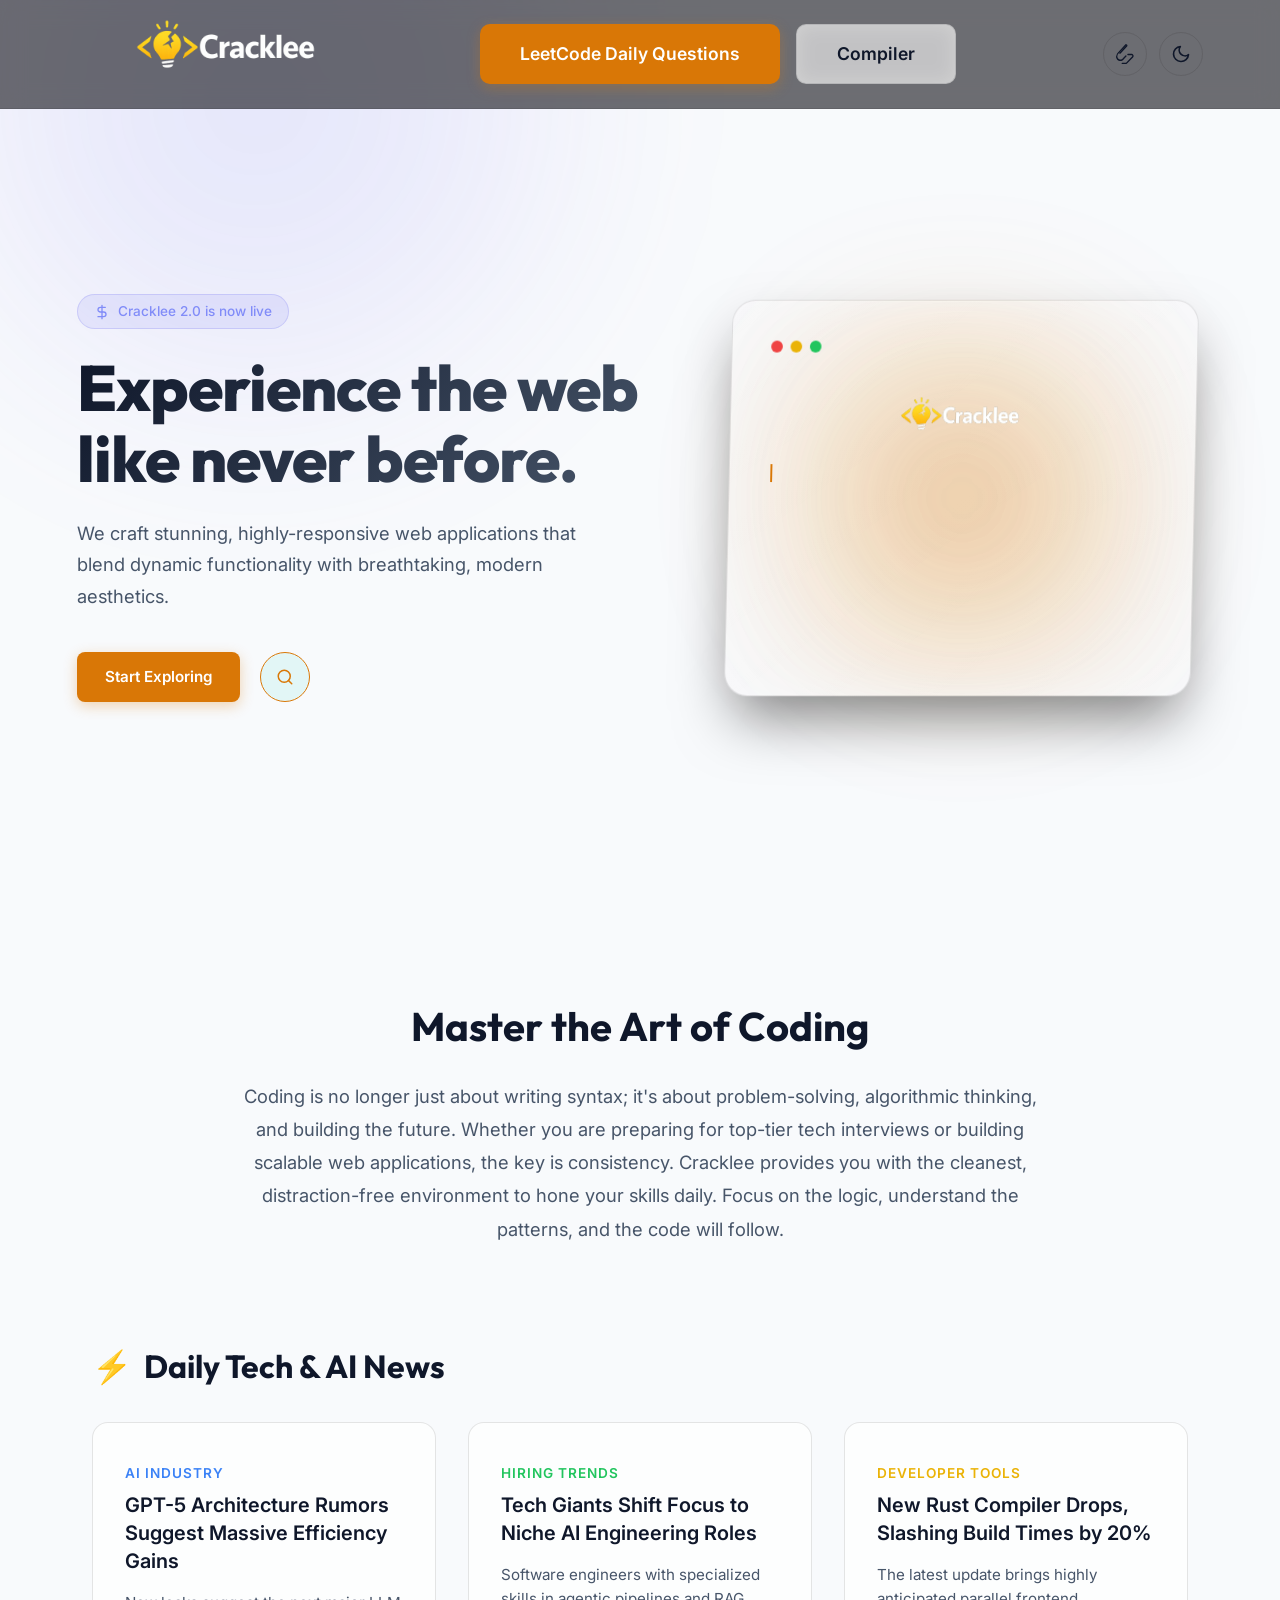
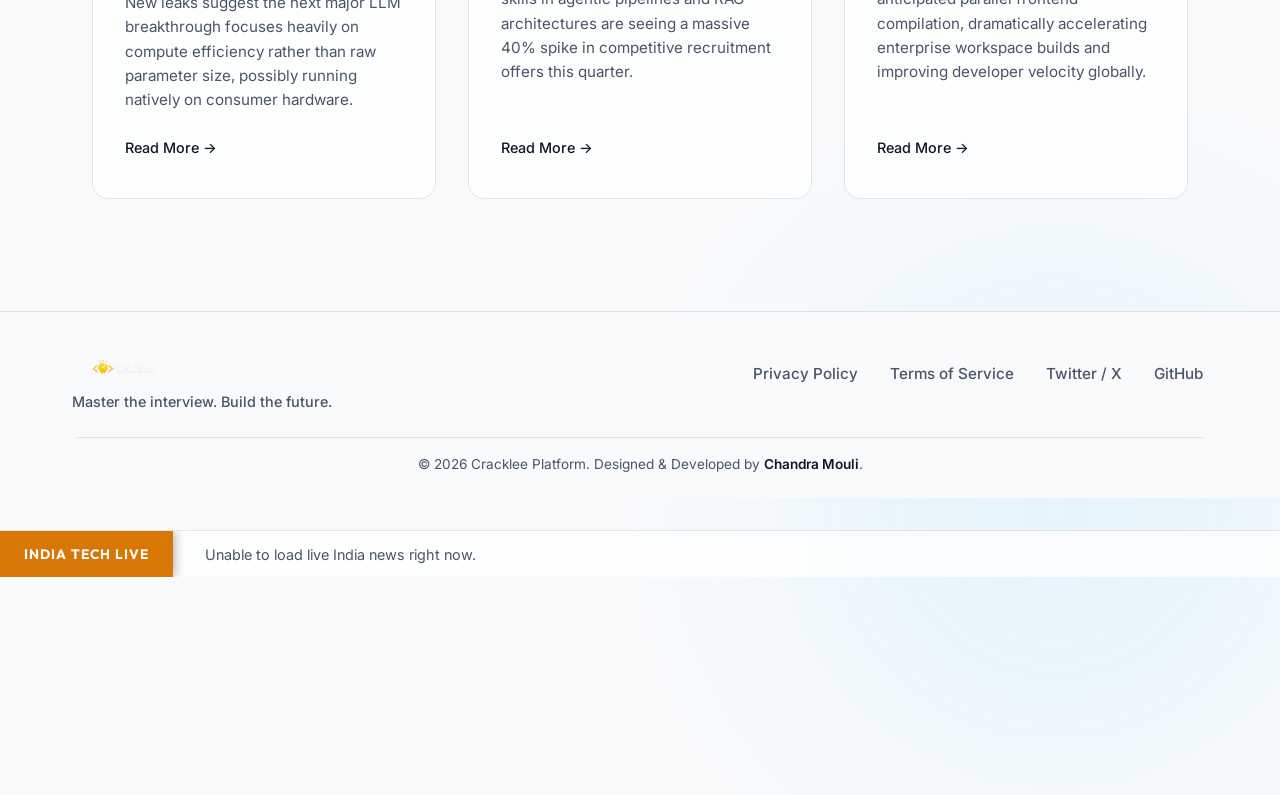
<file: index.html>
<!DOCTYPE html>
<html lang="en">

<head>
    <meta name="google-site-verification" content="google48a03d68be862b95.html" />
    <meta charset="UTF-8">
    <meta name="viewport" content="width=device-width, initial-scale=1.0">
    <meta name="description"
        content="Cracklee - A premium web experience template featuring dark mode, glassmorphism, and dynamic animations.">
    <title>Cracklee | Premium Web Experience</title>
    <link rel="icon" type="image/png" href="images/logo.png">

    <!-- Modern Typography: Inter for body, Outfit for headings -->
    <link rel="preconnect" href="https://fonts.googleapis.com">
    <link rel="preconnect" href="https://fonts.gstatic.com" crossorigin>
    <link
        href="https://fonts.googleapis.com/css2?family=Inter:wght@300;400;500;600;700&family=Outfit:wght@400;600;800&display=swap"
        rel="stylesheet">

    <!-- Main Style -->
    <link rel="stylesheet" href="style.css">
</head>

<body>
    <!-- Background Animated Elements -->
    <div class="blob blob-1"></div>
    <div class="blob blob-2"></div>

    <!-- Navigation -->
    <nav class="navbar">
        <div class="logo" style="margin: -60px 0; display: flex; align-items: center; justify-content: flex-start;">
            <a href="index.html" style="text-decoration: none; color: inherit; display: flex; align-items: center;">
                <img src="images/logo.png" alt="Cracklee Logo"
                    style="height: 170px; display: block; object-fit: contain; transform: scale(1.2); transform-origin: left center;">
            </a>
        </div>
        <div class="nav-center" style="display: flex; gap: 1rem;">
            <a href="questions.html" class="btn btn-primary btn-lg" style="text-decoration: none;">LeetCode Daily Questions</a>
            <a href="compiler.html" class="btn btn-secondary btn-lg" style="text-decoration: none;">Compiler</a>
        </div>
        <div class="nav-right" style="display: flex; gap: 0.75rem; align-items: center;">
            <a href="https://leetcode.com/" target="_blank" class="icon-toggle" aria-label="LeetCode"
                title="Go to LeetCode">
                <svg viewBox="0 0 24 24" width="20" height="20" xmlns="http://www.w3.org/2000/svg" fill="currentColor">
                    <path
                        d="M13.483 0a1.374 1.374 0 0 0-.961.438L7.116 6.226l-3.854 4.126a5.266 5.266 0 0 0-1.209 2.104 5.35 5.35 0 0 0-.125 5.13 5.527 5.527 0 0 0 2.462 2.372 5.093 5.093 0 0 0 4.144.155 5.23 5.23 0 0 0 2.274-2.01l.016-.023 2.87-3.076a.82.82 0 0 0-.019-1.127.818.818 0 0 0-1.124-.017l-2.872 3.078a3.784 3.784 0 0 1-1.638 1.458 3.518 3.518 0 0 1-2.91.012 3.978 3.978 0 0 1-1.78-1.745 3.868 3.868 0 0 1-.226-3.6 3.786 3.786 0 0 1 .863-1.492l3.854-4.126 5.408-5.789a.12.12 0 0 1 .158-.027.12.12 0 0 1 .059.088.118.118 0 0 1-.035.109l-8.086 8.618a.818.818 0 0 0-.016 1.13.82.82 0 0 0 1.13-.016l8.086-8.619a1.6 1.6 0 0 0 .285-1.722 1.637 1.637 0 0 0-1.428-.909z" />
                    <path
                        d="M21.055 12.002a2.38 2.38 0 0 0-1.206-.24h-4.32a.818.818 0 0 0-.82.818.82.82 0 0 0 .82.819h4.32a.89.89 0 0 1 .494.13.91.91 0 0 1 .31.42.9.9 0 0 1-.212 1.053l-6.86 7.07a1.693 1.693 0 0 1-1.2.49h-3.636a.818.818 0 0 0-.82.82.82.82 0 0 0 .82.818h3.636a3.344 3.344 0 0 0 2.373-.972l6.858-7.072a2.536 2.536 0 0 0 .425-2.946z" />
                </svg>
            </a>
            <button class="icon-toggle" id="themeToggle" aria-label="Toggle Dark/Light Mode">
                <svg id="moon-icon" width="20" height="20" viewBox="0 0 24 24" fill="none" stroke="currentColor"
                    stroke-width="2" stroke-linecap="round" stroke-linejoin="round" style="display: none;">
                    <path d="M21 12.79A9 9 0 1 1 11.21 3 7 7 0 0 0 21 12.79z"></path>
                </svg>
                <svg id="sun-icon" width="20" height="20" viewBox="0 0 24 24" fill="none" stroke="currentColor"
                    stroke-width="2" stroke-linecap="round" stroke-linejoin="round">
                    <circle cx="12" cy="12" r="5"></circle>
                    <line x1="12" y1="1" x2="12" y2="3"></line>
                    <line x1="12" y1="21" x2="12" y2="23"></line>
                    <line x1="4.22" y1="4.22" x2="5.64" y2="5.64"></line>
                    <line x1="18.36" y1="18.36" x2="19.78" y2="19.78"></line>
                    <line x1="1" y1="12" x2="3" y2="12"></line>
                    <line x1="21" y1="12" x2="23" y2="12"></line>
                    <line x1="4.22" y1="19.78" x2="5.64" y2="18.36"></line>
                    <line x1="18.36" y1="5.64" x2="19.78" y2="4.22"></line>
                </svg>
            </button>
        </div>
    </nav>

    <!-- Main Content -->
    <main>
        <!-- Home / Hero Section -->
        <section class="hero" id="home">
            <div class="hero-inner">
                <div class="hero-content">
                    <div class="badge">
                        <svg width="16" height="16" viewBox="0 0 24 24" fill="none" stroke="currentColor"
                            stroke-width="2" stroke-linecap="round" stroke-linejoin="round">
                            <path d="M12 2v20M17 5H9.5a3.5 3.5 0 0 0 0 7h5a3.5 3.5 0 0 1 0 7H6" />
                        </svg>
                        Cracklee 2.0 is now live
                    </div>
                    <h1 class="hero-title">Experience the web<br>like never before.</h1>
                    <p class="hero-subtitle">We craft stunning, highly-responsive web applications that blend dynamic
                        functionality with breathtaking, modern aesthetics.</p>

                    <div class="hero-actions">
                        <button class="btn btn-primary"
                            onclick="document.getElementById('explore').scrollIntoView({behavior: 'smooth'})">Start
                            Exploring</button>
                        <div class="hero-search-container" id="heroSearchContainer">
                            <input type="text" id="heroSearch" class="hero-search-input"
                                placeholder="Search problems...">
                            <button class="hero-search-btn" id="heroSearchBtn" aria-label="Search">
                                <svg width="18" height="18" viewBox="0 0 24 24" fill="none" stroke="currentColor"
                                    stroke-width="2" stroke-linecap="round" stroke-linejoin="round">
                                    <circle cx="11" cy="11" r="8"></circle>
                                    <line x1="21" y1="21" x2="16.65" y2="16.65"></line>
                                </svg>
                            </button>
                        </div>
                    </div>
                </div>

                <!-- 3D Glass Card Visual Demo -->
                <div class="hero-visual">
                    <div class="glass-card-wrapper">
                        <div class="glass-card">
                            <div class="card-header">
                                <div class="dots">
                                    <span></span><span></span><span></span>
                                </div>
                            </div>
                            <div class="card-body" style="padding: 1rem 0;">
                                <div style="display: flex; justify-content: center; margin: -50px 0 -30px 0;">
                                    <img src="images/logo.png" alt="Cracklee"
                                        style="height: 140px; pointer-events: none;">
                                </div>
                                <div class="typewriter-container" style="min-height: 180px;">
                                    <span id="typewriter-text"
                                        style="color: var(--text-primary); font-size: 0.95rem; line-height: 1.6; font-weight: 400;"></span><span
                                        class="typewriter-cursor"></span>
                                </div>
                            </div>
                        </div>
                    </div>
                </div>
        </section>

        <!-- Coding & News Section -->
        <section id="explore"
            style="padding: 6rem 6%; max-width: 1250px; margin: 0 auto; display: flex; flex-direction: column; gap: 6rem; position: relative; z-index: 10;">

            <!-- Matter about coding -->
            <div style="text-align: center; max-width: 800px; margin: 0 auto;">
                <h2
                    style="font-family: 'Outfit', sans-serif; font-size: 2.5rem; margin-bottom: 1.5rem; color: var(--text-primary);">
                    Master the Art of Coding</h2>
                <p style="color: var(--text-secondary); font-size: 1.15rem; line-height: 1.8;">
                    Coding is no longer just about writing syntax; it's about problem-solving, algorithmic thinking, and
                    building the future. Whether you are preparing for top-tier tech interviews or building scalable web
                    applications, the key is consistency. Cracklee provides you with the cleanest, distraction-free
                    environment to hone your skills daily. Focus on the logic, understand the patterns, and the code
                    will follow.
                </p>
            </div>

            <!-- AI News & Jobs Grid -->
            <div>
                <h3
                    style="font-family: 'Outfit', sans-serif; font-size: 2rem; margin-bottom: 2rem; display: flex; align-items: center; justify-content: space-between;">
                    <span style="display: flex; align-items: center; gap: 0.75rem;"><span
                            style="color: var(--accent-color);">⚡</span> Daily Tech & AI News</span>
                </h3>

                <div class="news-grid"
                    style="display: grid; grid-template-columns: repeat(auto-fit, minmax(300px, 1fr)); gap: 2rem;">

                    <!-- News Card 1 -->
                    <div class="news-card">
                        <div
                            style="color: #3b82f6; font-size: 0.85rem; font-weight: 600; margin-bottom: 0.5rem; text-transform: uppercase; letter-spacing: 1px;">
                            AI Industry</div>
                        <h4
                            style="font-family: 'Inter', sans-serif; font-size: 1.25rem; font-weight: 600; margin-bottom: 1rem; line-height: 1.4;">
                            GPT-5 Architecture Rumors Suggest Massive Efficiency Gains</h4>
                        <p
                            style="color: var(--text-secondary); font-size: 0.95rem; line-height: 1.6; margin-bottom: 1.5rem;">
                            New leaks suggest the next major LLM breakthrough focuses heavily on compute efficiency
                            rather than raw parameter size, possibly running natively on consumer hardware.</p>
                        <a href="https://techcrunch.com/category/artificial-intelligence/" target="_blank"
                            style="color: var(--text-primary); text-decoration: none; font-weight: 500; font-size: 0.9rem; display: inline-flex; align-items: center; gap: 0.5rem; margin-top: auto;">Read
                            More →</a>
                    </div>

                    <!-- News Card 2 -->
                    <div class="news-card">
                        <div
                            style="color: #22c55e; font-size: 0.85rem; font-weight: 600; margin-bottom: 0.5rem; text-transform: uppercase; letter-spacing: 1px;">
                            Hiring Trends</div>
                        <h4
                            style="font-family: 'Inter', sans-serif; font-size: 1.25rem; font-weight: 600; margin-bottom: 1rem; line-height: 1.4;">
                            Tech Giants Shift Focus to Niche AI Engineering Roles</h4>
                        <p
                            style="color: var(--text-secondary); font-size: 0.95rem; line-height: 1.6; margin-bottom: 1.5rem;">
                            Software engineers with specialized skills in agentic pipelines and RAG architectures are
                            seeing a massive 40% spike in competitive recruitment offers this quarter.</p>
                        <a href="https://news.ycombinator.com/" target="_blank"
                            style="color: var(--text-primary); text-decoration: none; font-weight: 500; font-size: 0.9rem; display: inline-flex; align-items: center; gap: 0.5rem; margin-top: auto;">Read
                            More →</a>
                    </div>

                    <!-- News Card 3 -->
                    <div class="news-card">
                        <div
                            style="color: #eab308; font-size: 0.85rem; font-weight: 600; margin-bottom: 0.5rem; text-transform: uppercase; letter-spacing: 1px;">
                            Developer Tools</div>
                        <h4
                            style="font-family: 'Inter', sans-serif; font-size: 1.25rem; font-weight: 600; margin-bottom: 1rem; line-height: 1.4;">
                            New Rust Compiler Drops, Slashing Build Times by 20%</h4>
                        <p
                            style="color: var(--text-secondary); font-size: 0.95rem; line-height: 1.6; margin-bottom: 1.5rem;">
                            The latest update brings highly anticipated parallel frontend compilation, dramatically
                            accelerating enterprise workspace builds and improving developer velocity globally.</p>
                        <a href="https://dev.to/t/rust" target="_blank"
                            style="color: var(--text-primary); text-decoration: none; font-weight: 500; font-size: 0.9rem; display: inline-flex; align-items: center; gap: 0.5rem; margin-top: auto;">Read
                            More →</a>
                    </div>

                </div>
            </div>
        </section>
    </main>

    <!-- Footer -->
    <footer
        style="margin-top: 1rem; padding: 1.5rem 6%; border-top: 1px solid var(--glass-border); background: var(--bg-color); position: relative; z-index: 10;">
        <div
            style="max-width: 1250px; margin: 0 auto; display: flex; flex-wrap: wrap; justify-content: space-between; align-items: center; gap: 1rem;">
            <div style="display: flex; flex-direction: column; align-items: flex-start; margin-left: -5px;">
                <img src="images/logo.png" alt="Cracklee" style="height: 70px; margin-bottom: -15px;">
                <p style="color: var(--text-secondary); font-size: 0.9rem; font-weight: 500;">Master the interview.
                    Build the future.</p>
            </div>

            <div style="display: flex; gap: 2rem; font-size: 0.95rem; color: var(--text-secondary); font-weight: 500;">
                <a href="javascript:void(0)" class="footer-link">Privacy Policy</a>
                <a href="javascript:void(0)" class="footer-link">Terms of Service</a>
                <a href="javascript:void(0)" class="footer-link">Twitter / X</a>
                <a href="https://github.com/chandramouli569" target="_blank" class="footer-link">GitHub</a>
            </div>
            <p
                style="color: var(--text-secondary); font-size: 0.85rem; width: 100%; text-align: center; margin-top: 0.5rem; padding-top: 1rem; border-top: 1px solid var(--glass-border);">
                &copy; 2026 Cracklee Platform. Designed & Developed by <span
                    style="color: var(--text-primary); font-weight: 600;">Chandra Mouli</span>.
            </p>
        </div>
    </footer>

    <!-- Live Indian Tech News Ticker -->
    <div class="news-ticker-wrapper">
        <div class="news-ticker-label">INDIA TECH LIVE</div>
        <div class="news-ticker-container">
            <div class="news-ticker-content" id="newsTickerContent">
                <span style="color: var(--text-secondary); font-size: 0.9rem; margin-left: 2rem;">Loading live
                    updates...</span>
            </div>
        </div>
    </div>

    <!-- Interactive Script -->
    <script src="script.js"></script>
    <script>
        // Hero Search Animation Logic
        document.addEventListener('DOMContentLoaded', () => {
            const searchBtn = document.getElementById('heroSearchBtn');
            const searchInput = document.getElementById('heroSearch');
            const searchContainer = document.getElementById('heroSearchContainer');

            if (searchBtn && searchInput && searchContainer) {
                searchBtn.addEventListener('click', (e) => {
                    e.preventDefault();
                    if (!searchContainer.classList.contains('active')) {
                        searchContainer.classList.add('active');
                        setTimeout(() => searchInput.focus(), 150); // wait for anim
                    } else {
                        if (searchInput.value.trim() !== "") {
                            window.location.href = 'questions.html?q=' + encodeURIComponent(searchInput.value.trim());
                            searchInput.value = "";
                        } else {
                            searchContainer.classList.remove('active');
                        }
                    }
                });

                // Also trigger search on Enter key
                searchInput.addEventListener('keypress', (e) => {
                    if (e.key === 'Enter' && searchInput.value.trim() !== "") {
                        window.location.href = 'questions.html?q=' + encodeURIComponent(searchInput.value.trim());
                        searchInput.value = "";
                    }
                });

                // Close if click outside
                document.addEventListener('click', (e) => {
                    if (!searchContainer.contains(e.target) && searchInput.value.trim() === "") {
                        searchContainer.classList.remove('active');
                    }
                });
            }

            // Live Indian Tech News Ticker Fetching
            async function fetchLiveNews() {
                try {
                    // Fetch latest RSS feed from Times of India Tech translated to JSON via free public proxy
                    const response = await fetch('https://api.rss2json.com/v1/api.json?rss_url=https://timesofindia.indiatimes.com/rssfeeds/66949542.cms');
                    const data = await response.json();

                    if (data.status === 'ok' && data.items && data.items.length > 0) {
                        const tickerHtml = data.items.map(item => `
                            <a href="${item.link}" target="_blank" class="ticker-item">
                                <span class="ticker-dot">•</span> ${item.title}
                            </a>
                        `).join('');

                        // Duplicate the HTML blocks so the infinite scroll loops seamlessly
                        const contentContainer = document.getElementById('newsTickerContent');
                        if (contentContainer) {
                            contentContainer.innerHTML = tickerHtml + tickerHtml;
                        }
                    } else {
                        throw new Error("No data returned");
                    }
                } catch (err) {
                    console.error("Failed to load live news", err);
                    const contentContainer = document.getElementById('newsTickerContent');
                    if (contentContainer) {
                        contentContainer.innerHTML = '<span style="color: var(--text-secondary); font-size: 0.9rem;">Unable to load live India news right now.</span>';
                    }
                }
            }

            // Execute fetch
            fetchLiveNews();
        });
    </script>
</body>

</html>
</file>
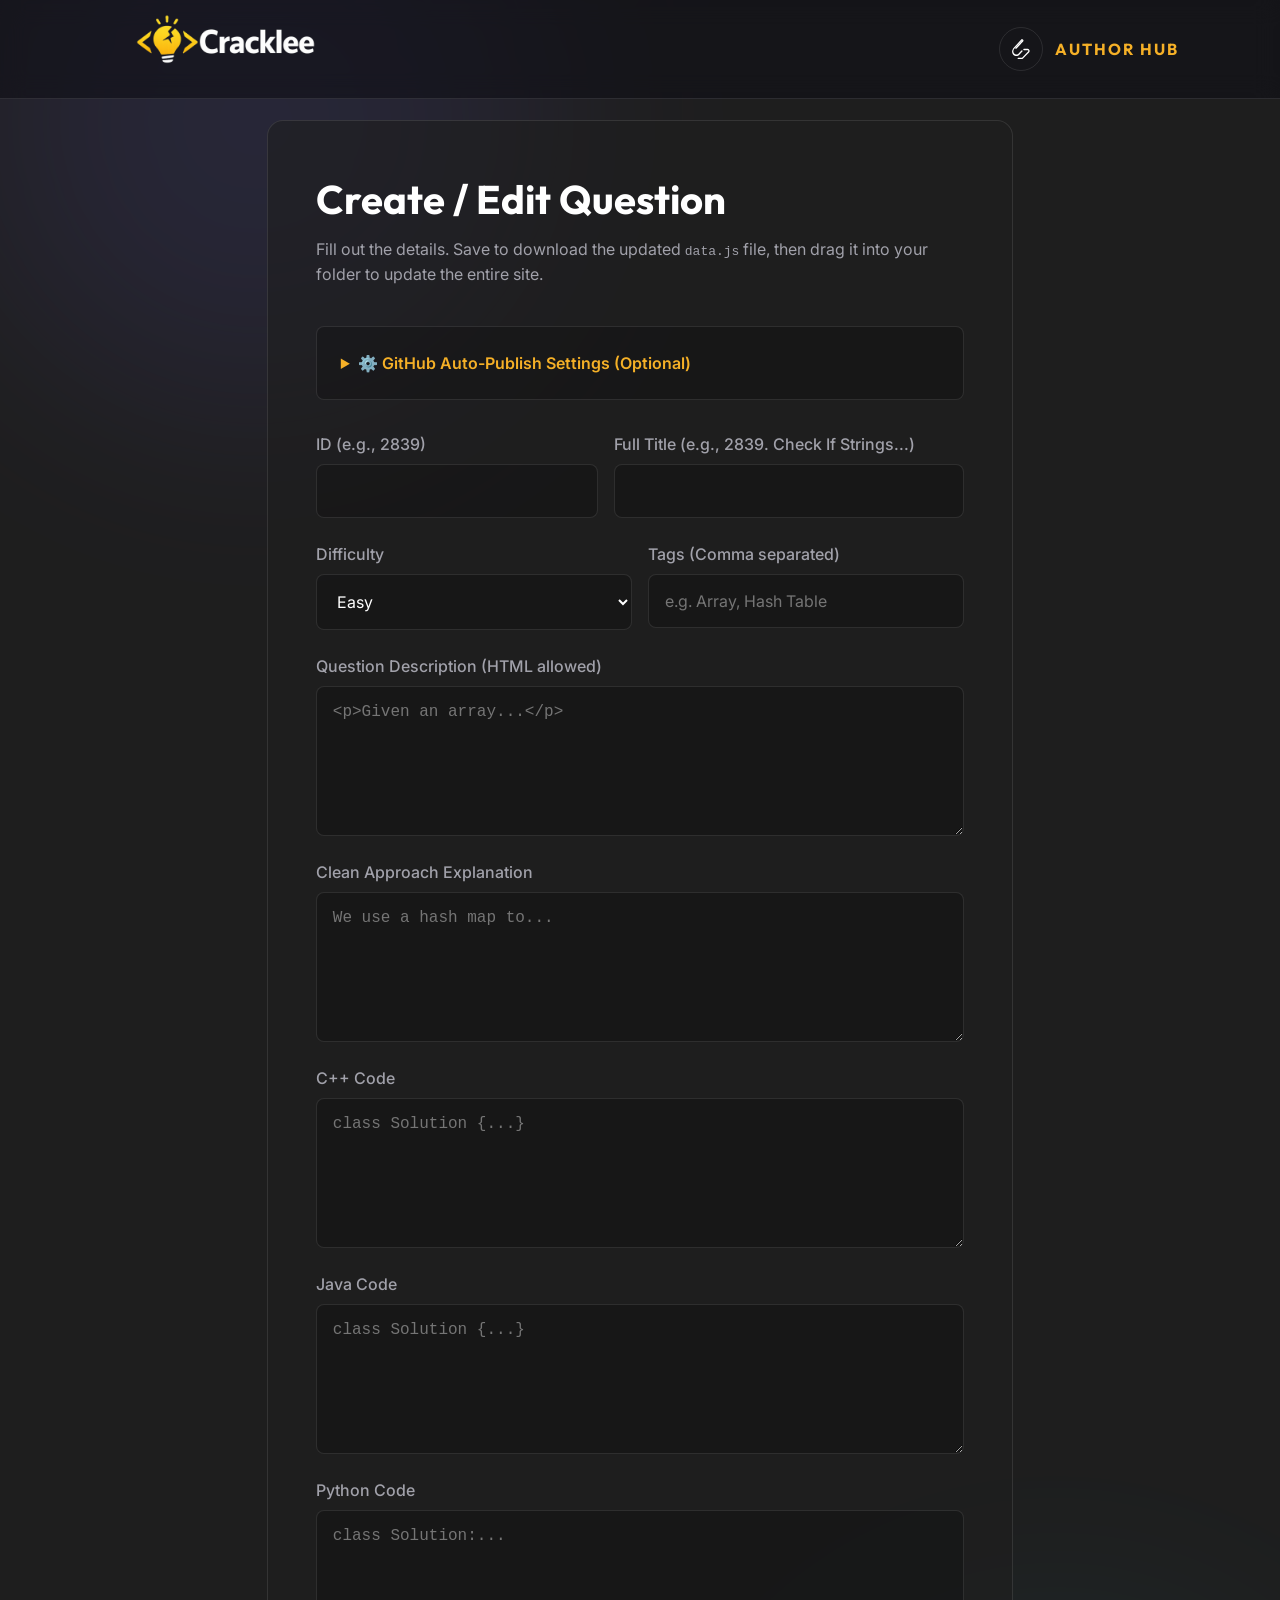
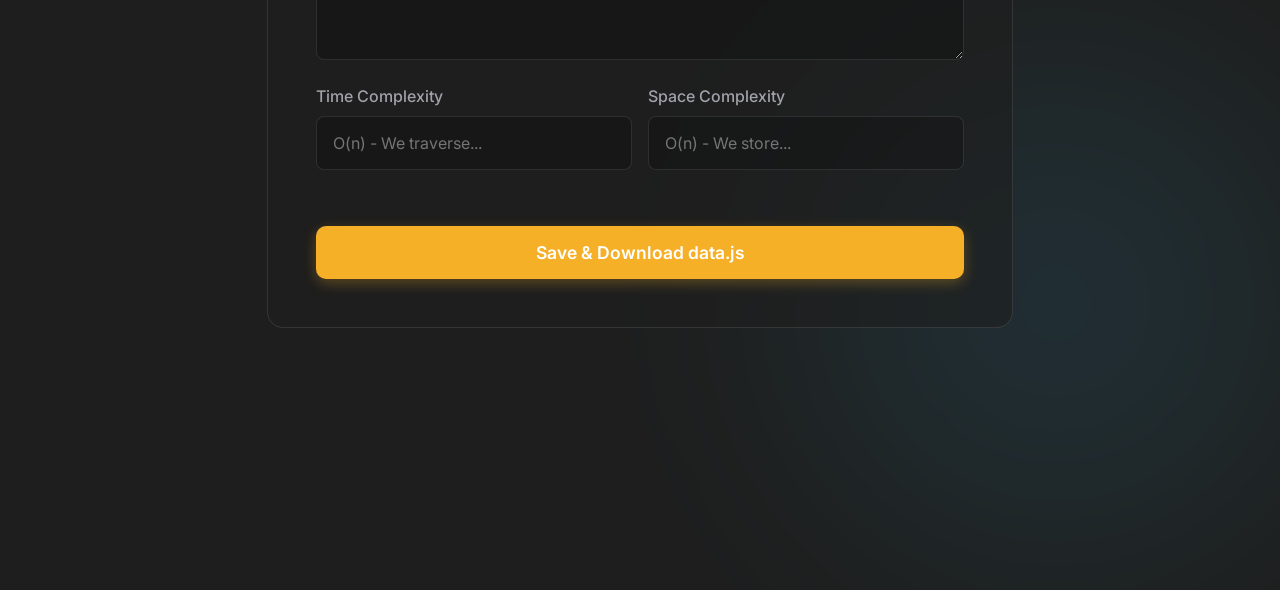
<file: admin.html>
<!DOCTYPE html>
<html lang="en">
<head>
    <meta charset="UTF-8">
    <meta name="viewport" content="width=device-width, initial-scale=1.0">
    <title>Admin Dashboard | Cracklee</title>
    <link rel="icon" type="image/png" href="images/logo.png">
    <link rel="stylesheet" href="style.css">
    <link href="https://fonts.googleapis.com/css2?family=Inter:wght@300;400;500;600;700&family=Outfit:wght@400;600;800&display=swap" rel="stylesheet">
    <style>
        .admin-form { display: flex; flex-direction: column; gap: 1.5rem; }
        .form-group { display: flex; flex-direction: column; gap: 0.5rem; }
        label { font-family: 'Inter', sans-serif; font-weight: 500; color: var(--text-secondary); }
        input, select, textarea { 
            background: rgba(0,0,0,0.2); 
            border: 1px solid var(--glass-border); 
            color: var(--text-primary); 
            padding: 1rem; 
            border-radius: 8px; 
            font-family: 'Inter', sans-serif; 
            font-size: 1rem; 
        }
        [data-theme="light"] input, [data-theme="light"] select, [data-theme="light"] textarea {
            background: rgba(255,255,255,0.5);
            color: #0f172a;
        }
        textarea { min-height: 150px; resize: vertical; font-family: monospace; }
        .row { display: flex; gap: 1rem; width: 100%; }
        .col { flex: 1; }
        @media (max-width: 768px) { .row { flex-direction: column; } }
    </style>
</head>
<body>
    <div class="blob blob-1"></div>
    <div class="blob blob-2"></div>
    
    <!-- Admin Navigation -->
    <nav class="navbar">
        <div class="logo" style="margin: -60px 0;">
            <a href="index.html" style="text-decoration: none; color: inherit; display: flex; align-items: center;">
                <img src="images/logo.png" alt="Cracklee Logo" style="height: 170px; transform: scale(1.2); transform-origin: left center;">
            </a>
        </div>
        <div class="nav-right" style="display: flex; gap: 0.75rem; align-items: center;">
            <a href="https://leetcode.com/" target="_blank" class="icon-toggle" aria-label="LeetCode" title="Go to LeetCode">
                <svg viewBox="0 0 24 24" width="20" height="20" xmlns="http://www.w3.org/2000/svg" fill="currentColor"><path d="M13.483 0a1.374 1.374 0 0 0-.961.438L7.116 6.226l-3.854 4.126a5.266 5.266 0 0 0-1.209 2.104 5.35 5.35 0 0 0-.125 5.13 5.527 5.527 0 0 0 2.462 2.372 5.093 5.093 0 0 0 4.144.155 5.23 5.23 0 0 0 2.274-2.01l.016-.023 2.87-3.076a.82.82 0 0 0-.019-1.127.818.818 0 0 0-1.124-.017l-2.872 3.078a3.784 3.784 0 0 1-1.638 1.458 3.518 3.518 0 0 1-2.91.012 3.978 3.978 0 0 1-1.78-1.745 3.868 3.868 0 0 1-.226-3.6 3.786 3.786 0 0 1 .863-1.492l3.854-4.126 5.408-5.789a.12.12 0 0 1 .158-.027.12.12 0 0 1 .059.088.118.118 0 0 1-.035.109l-8.086 8.618a.818.818 0 0 0-.016 1.13.82.82 0 0 0 1.13-.016l8.086-8.619a1.6 1.6 0 0 0 .285-1.722 1.637 1.637 0 0 0-1.428-.909z"/><path d="M21.055 12.002a2.38 2.38 0 0 0-1.206-.24h-4.32a.818.818 0 0 0-.82.818.82.82 0 0 0 .82.819h4.32a.89.89 0 0 1 .494.13.91.91 0 0 1 .31.42.9.9 0 0 1-.212 1.053l-6.86 7.07a1.693 1.693 0 0 1-1.2.49h-3.636a.818.818 0 0 0-.82.82.82.82 0 0 0 .82.818h3.636a3.344 3.344 0 0 0 2.373-.972l6.858-7.072a2.536 2.536 0 0 0 .425-2.946z"/></svg>
            </a>
            <span style="font-family: 'Outfit', sans-serif; font-weight: bold; color: var(--accent-color); margin-right: 1.5rem; letter-spacing: 2px;">AUTHOR HUB</span>
        </div>
    </nav>

    <!-- Main Content -->
    <main style="padding: 120px 6% 4rem 6%; max-width: 900px; margin: 0 auto;">
        <div style="background: var(--glass-bg); border: 1px solid var(--glass-border); border-radius: 16px; padding: 3rem; backdrop-filter: blur(20px);">
            <h1 style="font-family: 'Outfit', sans-serif; font-size: 2.5rem; margin-bottom: 0.5rem;">Create / Edit Question</h1>
            <p style="color: var(--text-secondary); margin-bottom: 2.5rem;">Fill out the details. Save to download the updated <code>data.js</code> file, then drag it into your folder to update the entire site.</p>
            
            <!-- GitHub Integration Settings -->
            <details style="margin-bottom: 2rem; background: rgba(0,0,0,0.2); padding: 1.5rem; border-radius: 8px; border: 1px solid var(--glass-border);">
                <summary style="cursor: pointer; font-family: 'Inter', sans-serif; font-weight: 600; color: var(--accent-color);">⚙️ GitHub Auto-Publish Settings (Optional)</summary>
                <div style="margin-top: 1rem; display: flex; flex-direction: column; gap: 1rem;">
                    <p style="font-size: 0.85rem; color: var(--text-secondary);">Enter your GitHub details to automatically publish <code>data.js</code> to your repository instead of downloading it manually.</p>
                    <div class="row">
                        <div class="form-group col">
                            <label>GitHub Personal Access Token (PAT)</label>
                            <input type="password" id="ghToken" placeholder="ghp_xxxxxxxxxxxx">
                        </div>
                    </div>
                    <div class="row">
                        <div class="form-group col">
                            <label>Repository (e.g., username/repo)</label>
                            <input type="text" id="ghRepo" placeholder="chandramouli569/cracklee" value="chandramouli569/cracklee">
                        </div>
                        <div class="form-group col">
                            <label>Branch</label>
                            <input type="text" id="ghBranch" placeholder="main" value="main">
                        </div>
                    </div>
                    <div style="display: flex; align-items: center; gap: 1rem; margin-top: 0.5rem;">
                        <button type="button" id="saveGhSettings" style="padding: 0.5rem 1rem; background: var(--glass-border); color: white; border: none; border-radius: 4px; cursor: pointer;">Save Settings</button>
                        <span id="ghSettingsMsg" style="color: #10b981; font-size: 0.85rem; display: none;">Settings saved securely in your browser!</span>
                    </div>
                </div>
            </details>
            
            <form id="adminForm" class="admin-form">
                <div class="row">
                    <div class="form-group col" style="flex: 0.3;">
                        <label>ID (e.g., 2839)</label>
                        <input type="text" id="pId" required>
                    </div>
                    <div class="form-group col">
                        <label>Full Title (e.g., 2839. Check If Strings...)</label>
                        <input type="text" id="pTitle" required>
                    </div>
                </div>
                
                <div class="row">
                    <div class="form-group col">
                        <label>Difficulty</label>
                        <select id="pDiff" required>
                            <option value="Easy">Easy</option>
                            <option value="Medium">Medium</option>
                            <option value="Hard">Hard</option>
                        </select>
                    </div>
                    <div class="form-group col">
                        <label>Tags (Comma separated)</label>
                        <input type="text" id="pTags" placeholder="e.g. Array, Hash Table" required>
                    </div>
                </div>

                <div class="form-group">
                    <label>Question Description (HTML allowed)</label>
                    <textarea id="pDesc" placeholder="<p>Given an array...</p>" required></textarea>
                </div>
                
                <div class="form-group">
                    <label>Clean Approach Explanation</label>
                    <textarea id="pAppr" placeholder="We use a hash map to..." required></textarea>
                </div>

                <div class="form-group">
                    <label>C++ Code</label>
                    <textarea id="pCpp" placeholder="class Solution {...}"></textarea>
                </div>

                <div class="form-group">
                    <label>Java Code</label>
                    <textarea id="pJava" placeholder="class Solution {...}"></textarea>
                </div>

                <div class="form-group">
                    <label>Python Code</label>
                    <textarea id="pPy" placeholder="class Solution:..."></textarea>
                </div>
                
                <div class="row">
                    <div class="form-group col">
                        <label>Time Complexity</label>
                        <input type="text" id="pTime" placeholder="O(n) - We traverse..." required>
                    </div>
                    <div class="form-group col">
                        <label>Space Complexity</label>
                        <input type="text" id="pSpace" placeholder="O(n) - We store..." required>
                    </div>
                </div>
                
                <button type="submit" class="btn btn-primary btn-lg" style="margin-top: 2rem; width: 100%;">Save & Download data.js</button>
            </form>
        </div>
    </main>

    <script src="data.js"></script>
    <script>
        // Load GitHub settings on page load
        document.addEventListener('DOMContentLoaded', () => {
            document.getElementById('ghToken').value = localStorage.getItem('ghToken') || '';
            document.getElementById('ghRepo').value = localStorage.getItem('ghRepo') || 'chandramouli569/cracklee';
            document.getElementById('ghBranch').value = localStorage.getItem('ghBranch') || 'main';
        });

        // Save GitHub settings
        document.getElementById('saveGhSettings')?.addEventListener('click', () => {
            localStorage.setItem('ghToken', document.getElementById('ghToken').value.trim());
            localStorage.setItem('ghRepo', document.getElementById('ghRepo').value.trim());
            localStorage.setItem('ghBranch', document.getElementById('ghBranch').value.trim());
            const msg = document.getElementById('ghSettingsMsg');
            msg.style.display = 'inline';
            setTimeout(() => msg.style.display = 'none', 3000);
        });

        async function publishToGitHub(content, token, repo, branch) {
            const btn = document.querySelector('button[type="submit"]');
            const originalText = btn.innerText;
            btn.innerText = "Publishing to GitHub...";
            btn.disabled = true;

            const filePath = 'data.js';
            const apiUrl = `https://api.github.com/repos/${repo}/contents/${filePath}`;

            try {
                // 1. Get current file SHA
                let sha = '';
                const getRes = await fetch(`${apiUrl}?ref=${branch}`, {
                    headers: { 'Authorization': `Bearer ${token}` }
                });
                
                if (getRes.ok) {
                    const getData = await getRes.json();
                    sha = getData.sha;
                }

                // 2. Base64 encode the content (handles unicode safely)
                const base64Content = btoa(unescape(encodeURIComponent(content)));

                // 3. Put new file content
                const putRes = await fetch(apiUrl, {
                    method: 'PUT',
                    headers: {
                        'Authorization': `Bearer ${token}`,
                        'Content-Type': 'application/json'
                    },
                    body: JSON.stringify({
                        message: `Update data.js via Admin Dashboard: Added/Edited question`,
                        content: base64Content,
                        sha: sha || undefined,
                        branch: branch
                    })
                });

                if (putRes.ok) {
                    alert('Successfully published to GitHub! The live site will reflect changes shortly.');
                    // document.getElementById('adminForm').reset();
                } else {
                    const errorData = await putRes.json();
                    alert(`Failed to publish: ${errorData.message}`);
                }
            } catch (err) {
                alert(`Error connecting to GitHub: ${err.message}`);
            } finally {
                btn.innerText = originalText;
                btn.disabled = false;
            }
        }

        document.getElementById('adminForm').addEventListener('submit', function(e) {
            e.preventDefault();
            
            const newProblem = {
                id: document.getElementById('pId').value.trim(),
                title: document.getElementById('pTitle').value.trim(),
                difficulty: document.getElementById('pDiff').value,
                tags: document.getElementById('pTags').value.trim(),
                description: document.getElementById('pDesc').value.trim(),
                approach: document.getElementById('pAppr').value.trim(),
                cpp: document.getElementById('pCpp').value.trim(),
                java: document.getElementById('pJava').value.trim(),
                python: document.getElementById('pPy').value.trim(),
                timeComplexity: document.getElementById('pTime').value.trim(),
                spaceComplexity: document.getElementById('pSpace').value.trim(),
                date: '' // Set automatically below
            };
            
            // Current data from data.js
            const existingData = typeof problemsData !== 'undefined' ? problemsData : [];
            
            // Generate a formatted current date (e.g., "Mar 30, 2026")
            const today = new Date().toLocaleDateString('en-US', { month: 'short', day: 'numeric', year: 'numeric' });
            
            // Check if ID already exists, if so update it, else push
            const existingIdx = existingData.findIndex(p => p.id === newProblem.id);
            if(existingIdx >= 0) {
                // Keep the original date if editing an existing question
                newProblem.date = existingData[existingIdx].date || today;
                existingData[existingIdx] = newProblem;
            } else {
                // Add today's date for brand new questions
                newProblem.date = today;
                existingData.push(newProblem);
            }
            
            // Generate the javascript file string (with readable formatting)
            const fileContent = 'const problemsData = ' + JSON.stringify(existingData, null, 4) + ';\n';
            
            const ghToken = localStorage.getItem('ghToken');
            const ghRepo = localStorage.getItem('ghRepo');
            const ghBranch = localStorage.getItem('ghBranch');

            if (ghToken && ghRepo && ghBranch) {
                // Push directly to GitHub
                publishToGitHub(fileContent, ghToken, ghRepo, ghBranch);
            } else {
                // Trigger Download (Fallback)
                const blob = new Blob([fileContent], { type: 'text/javascript' });
                const url = URL.createObjectURL(blob);
                const a = document.createElement('a');
                a.href = url;
                a.download = 'data.js';
                document.body.appendChild(a);
                a.click();
                document.body.removeChild(a);
                URL.revokeObjectURL(url);
                
                alert('Successfully generated! Check your downloads folder for data.js.\n\nDrag and drop it into your project folder to replace the old one, and your site is instantly updated!');
            }
            
            // Reset form optionally
            // document.getElementById('adminForm').reset();
        });
    </script>
</body>
</html>
</file>
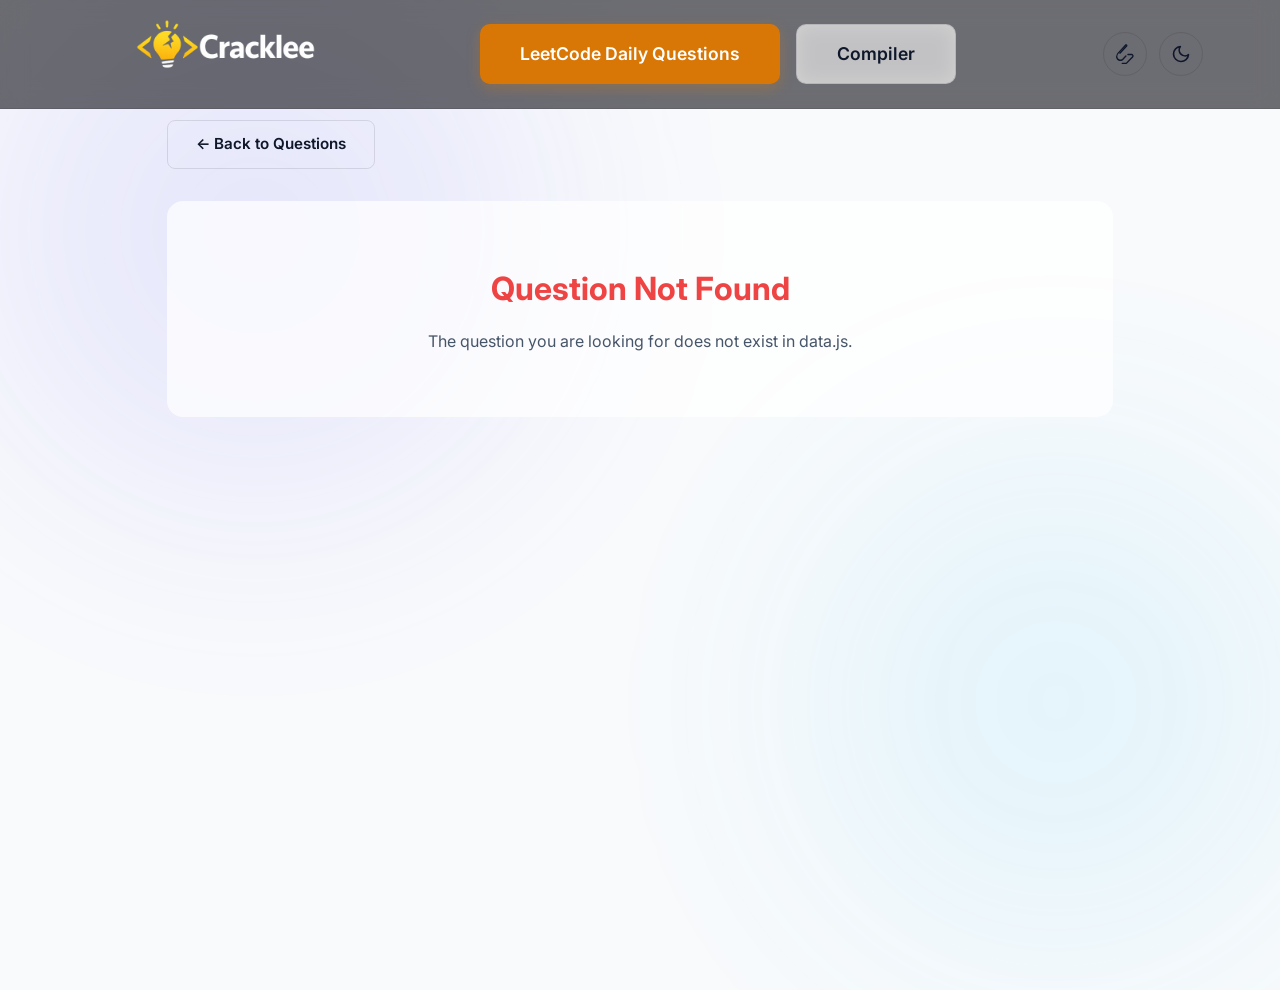
<file: answer.html>
<!DOCTYPE html>
<html lang="en">
<head>
    <meta charset="UTF-8">
    <meta name="viewport" content="width=device-width, initial-scale=1.0">
    <meta name="description" content="Cracklee Answer View.">
    <title>Answer | Cracklee</title>
    <link rel="icon" type="image/png" href="images/logo.png">
    
    <link rel="preconnect" href="https://fonts.googleapis.com">
    <link rel="preconnect" href="https://fonts.gstatic.com" crossorigin>
    <link href="https://fonts.googleapis.com/css2?family=Inter:wght@300;400;500;600;700&family=Outfit:wght@400;600;800&display=swap" rel="stylesheet">
    
    <link rel="stylesheet" href="style.css">
    

</head>
<body>
    <div class="blob blob-1"></div>
    <div class="blob blob-2"></div>
    
    <!-- Navigation -->
    <nav class="navbar">
        <div class="logo" style="margin: -60px 0; display: flex; align-items: center; justify-content: flex-start;">
            <a href="index.html" style="text-decoration: none; color: inherit; display: flex; align-items: center;">
                <img src="images/logo.png" alt="Cracklee Logo"
                    style="height: 170px; display: block; object-fit: contain; transform: scale(1.2); transform-origin: left center;">
            </a>
        </div>
        <div class="nav-center" style="display: flex; gap: 1rem;">
            <a href="questions.html" class="btn btn-primary btn-lg" style="text-decoration: none;">LeetCode Daily Questions</a>
            <a href="compiler.html" class="btn btn-secondary btn-lg" style="text-decoration: none;">Compiler</a>
        </div>
        <div class="nav-right" style="display: flex; gap: 0.75rem; align-items: center;">
            <a href="https://leetcode.com/" target="_blank" class="icon-toggle" aria-label="LeetCode" title="Go to LeetCode">
                <svg viewBox="0 0 24 24" width="20" height="20" xmlns="http://www.w3.org/2000/svg" fill="currentColor"><path d="M13.483 0a1.374 1.374 0 0 0-.961.438L7.116 6.226l-3.854 4.126a5.266 5.266 0 0 0-1.209 2.104 5.35 5.35 0 0 0-.125 5.13 5.527 5.527 0 0 0 2.462 2.372 5.093 5.093 0 0 0 4.144.155 5.23 5.23 0 0 0 2.274-2.01l.016-.023 2.87-3.076a.82.82 0 0 0-.019-1.127.818.818 0 0 0-1.124-.017l-2.872 3.078a3.784 3.784 0 0 1-1.638 1.458 3.518 3.518 0 0 1-2.91.012 3.978 3.978 0 0 1-1.78-1.745 3.868 3.868 0 0 1-.226-3.6 3.786 3.786 0 0 1 .863-1.492l3.854-4.126 5.408-5.789a.12.12 0 0 1 .158-.027.12.12 0 0 1 .059.088.118.118 0 0 1-.035.109l-8.086 8.618a.818.818 0 0 0-.016 1.13.82.82 0 0 0 1.13-.016l8.086-8.619a1.6 1.6 0 0 0 .285-1.722 1.637 1.637 0 0 0-1.428-.909z"/><path d="M21.055 12.002a2.38 2.38 0 0 0-1.206-.24h-4.32a.818.818 0 0 0-.82.818.82.82 0 0 0 .82.819h4.32a.89.89 0 0 1 .494.13.91.91 0 0 1 .31.42.9.9 0 0 1-.212 1.053l-6.86 7.07a1.693 1.693 0 0 1-1.2.49h-3.636a.818.818 0 0 0-.82.82.82.82 0 0 0 .82.818h3.636a3.344 3.344 0 0 0 2.373-.972l6.858-7.072a2.536 2.536 0 0 0 .425-2.946z"/></svg>
            </a>
            <button class="icon-toggle" id="themeToggle" aria-label="Toggle Dark/Light Mode">
                <svg id="moon-icon" width="20" height="20" viewBox="0 0 24 24" fill="none" stroke="currentColor" stroke-width="2" stroke-linecap="round" stroke-linejoin="round" style="display: none;"><path d="M21 12.79A9 9 0 1 1 11.21 3 7 7 0 0 0 21 12.79z"></path></svg>
                <svg id="sun-icon" width="20" height="20" viewBox="0 0 24 24" fill="none" stroke="currentColor" stroke-width="2" stroke-linecap="round" stroke-linejoin="round"><circle cx="12" cy="12" r="5"></circle><line x1="12" y1="1" x2="12" y2="3"></line><line x1="12" y1="21" x2="12" y2="23"></line><line x1="4.22" y1="4.22" x2="5.64" y2="5.64"></line><line x1="18.36" y1="18.36" x2="19.78" y2="19.78"></line><line x1="1" y1="12" x2="3" y2="12"></line><line x1="21" y1="12" x2="23" y2="12"></line><line x1="4.22" y1="19.78" x2="5.64" y2="18.36"></line><line x1="18.36" y1="5.64" x2="19.78" y2="4.22"></line></svg>
            </button>
        </div>
    </nav>

    <!-- Main Content -->
    <main style="padding: 120px 6% 4rem 6%; max-width: 1100px; margin: 0 auto;">
        
        <a href="questions.html" class="btn btn-outline" style="margin-bottom: 2rem; display: inline-flex; text-decoration: none;">
            ← Back to Questions
        </a>
        
        <div class="answer-container" id="answerContainer" style="background: var(--glass-bg); border: 1px solid var(--glass-border); border-radius: 16px; padding: 4rem; backdrop-filter: blur(20px); display: none;">
            
            <!-- Question Title & Difficulty -->
            <div style="display: flex; justify-content: space-between; align-items: flex-start; margin-bottom: 1.5rem;">
                <h1 id="ansTitle" style="font-family: 'Outfit', sans-serif; font-size: 2.5rem; line-height: 1.2;"></h1>
                <div style="display: flex; align-items: center; gap: 1rem;">
                    <button class="btn btn-success" id="btnSolve" style="display: none; padding: 0.4rem 1rem; border-radius: 8px; font-weight: 600; cursor: pointer; transition: all 0.3s ease;">Mark as Solved ✅</button>
                    <div id="ansDiff" style="font-size: 0.95rem; font-weight: 600; padding: 0.4rem 1rem; border-radius: 8px; border: 1px solid transparent;"></div>
                </div>
            </div>
            
            <!-- Description -->
            <div id="ansDesc" class="problem-description" style="color: var(--text-secondary); font-size: 1.1rem; line-height: 1.8; margin-bottom: 3rem;">
            </div>
            
            <!-- Solution Approach & Code -->
            <h3 style="font-size: 1.5rem; margin-bottom: 1.5rem; font-family: 'Outfit', sans-serif; color: var(--accent-color);">The Clean Approach</h3>
            <p id="ansApproach" style="color: var(--text-secondary); margin-bottom: 1.5rem; line-height: 1.8; font-size: 1.05rem;"></p>
            
            <!-- Code Tabs -->
            <div class="code-tabs">
                <button class="tab-btn active" onclick="switchTab('cpp')">C++</button>
                <button class="tab-btn" onclick="switchTab('java')">Java</button>
                <button class="tab-btn" onclick="switchTab('python')">Python</button>
            </div>
            
            <div class="code-block" id="code-cpp">
                <button class="copy-btn" onclick="copyCode('cpp')">Copy Code</button>
<pre id="codePreCpp" style="font-family: 'Inter', monospace; color: #cbd5e1; line-height: 1.6; font-size: 0.95rem; margin: 0;"></pre>
            </div>

            <div class="code-block" id="code-java" style="display: none;">
                <button class="copy-btn" onclick="copyCode('java')">Copy Code</button>
<pre id="codePreJava" style="font-family: 'Inter', monospace; color: #cbd5e1; line-height: 1.6; font-size: 0.95rem; margin: 0;"></pre>
            </div>

            <div class="code-block" id="code-python" style="display: none;">
                <button class="copy-btn" onclick="copyCode('python')">Copy Code</button>
<pre id="codePrePy" style="font-family: 'Inter', monospace; color: #cbd5e1; line-height: 1.6; font-size: 0.95rem; margin: 0;"></pre>
            </div>
            
            <!-- Complexities -->
            <div class="complexity" style="margin-top: 2rem; padding: 1.5rem; background: rgba(245, 176, 39, 0.05); border-left: 4px solid var(--accent-color); border-radius: 0 8px 8px 0;">
                <p><strong>Time Complexity:</strong> <code id="ansTime" style="font-family: monospace; color: var(--accent-color);"></code></p>
                <p style="margin-top: 0.75rem;"><strong>Space Complexity:</strong> <code id="ansSpace" style="font-family: monospace; color: var(--accent-color);"></code></p>
            </div>
        </div>
        
        <div id="notFoundMessage" style="display: none; text-align: center; padding: 4rem; background: var(--glass-bg); border-radius: 16px;">
            <h2 style="font-size: 2rem; margin-bottom: 1rem; color: #ef4444;">Question Not Found</h2>
            <p style="color: var(--text-secondary);">The question you are looking for does not exist in data.js.</p>
        </div>

    </main>

    <!-- Interactive Script -->
    <script src="data.js"></script>
    <script src="script.js"></script>
    <script>
        document.addEventListener('DOMContentLoaded', () => {
            const urlParams = new URLSearchParams(window.location.search);
            const id = urlParams.get('id');
            const problem = typeof problemsData !== 'undefined' ? problemsData.find(p => p.id === id) : null;
            
            if (problem) {
                document.getElementById('answerContainer').style.display = 'block';
                document.getElementById('ansTitle').textContent = problem.title.startsWith(problem.id) ? problem.title : problem.id + '. ' + problem.title;
                
                const diffEl = document.getElementById('ansDiff');
                diffEl.textContent = problem.difficulty;
                diffEl.style.color = problem.difficulty === 'Easy' ? '#22c55e' : problem.difficulty === 'Medium' ? '#eab308' : '#ef4444';
                diffEl.style.background = problem.difficulty === 'Easy' ? 'rgba(34, 197, 94, 0.1)' : problem.difficulty === 'Medium' ? 'rgba(234, 179, 8, 0.1)' : 'rgba(239, 68, 68, 0.1)';
                diffEl.style.borderColor = problem.difficulty === 'Easy' ? 'rgba(34, 197, 94, 0.2)' : problem.difficulty === 'Medium' ? 'rgba(234, 179, 8, 0.2)' : 'rgba(239, 68, 68, 0.2)';
                
                document.getElementById('ansDesc').innerHTML = problem.description;
                document.getElementById('ansApproach').textContent = problem.approach;
                
                // Helper to add line numbers to raw code text securely
                const formatCode = (code) => {
                    if(!code) return '';
                    // Escape basic HTML to prevent injection and maintain syntax
                    const escapeHtml = (unsafe) => unsafe
                         .replace(/&/g, "&amp;")
                         .replace(/</g, "&lt;")
                         .replace(/>/g, "&gt;")
                         .replace(/"/g, "&quot;")
                         .replace(/'/g, "&#039;");
                         
                    // Quick regex for basic syntax coloring
                    const colorize = (str) => {
                        let colored = escapeHtml(str);
                        colored = colored.replace(/\b(class|public|private|return|for|if|else|bool|string|vector|const|new|yield|any|def|self|boolean|String|char|int)\b/g, '<span style="color: #c678dd;">$1</span>');
                        return colored;
                    };

                    return code.split('\\n').map((line, i) => `<span class="line-number">${i+1}</span>${colorize(line)}`).join('\\n');
                };
                
                document.getElementById('codePreCpp').innerHTML = formatCode(problem.cpp);
                document.getElementById('codePreJava').innerHTML = formatCode(problem.java);
                document.getElementById('codePrePy').innerHTML = formatCode(problem.python);
                
                document.getElementById('ansTime').innerHTML = problem.timeComplexity;
                document.getElementById('ansSpace').innerHTML = problem.spaceComplexity;
                
                // Track current problem for copy functionality
                window.currentProblem = problem;
                
                // Mark as Solved logic
                const btnSolve = document.getElementById('btnSolve');
                btnSolve.style.display = 'inline-block';
                
                const isSolved = localStorage.getItem('solved_' + problem.id) === 'true';
                if (isSolved) {
                    btnSolve.innerHTML = 'Completed ✅';
                    btnSolve.disabled = true;
                    btnSolve.style.opacity = '0.5';
                    btnSolve.style.cursor = 'default';
                }
                
                btnSolve.addEventListener('click', () => {
                    localStorage.setItem('solved_' + problem.id, 'true');
                    btnSolve.innerHTML = 'Completed ✅';
                    btnSolve.disabled = true;
                    btnSolve.style.opacity = '0.5';
                    btnSolve.style.cursor = 'default';
                });
            } else {
                document.getElementById('notFoundMessage').style.display = 'block';
            }
        });

        // Global Copy Function
        function copyCode(lang) {
            const problem = window.currentProblem;
            if (!problem) return;
            
            const codeToCopy = problem[lang];
            navigator.clipboard.writeText(codeToCopy).then(() => {
                const btn = document.querySelector(`#code-${lang} .copy-btn`);
                if (btn) {
                    btn.innerHTML = 'Copied! ✅';
                    btn.classList.add('copied');
                    setTimeout(() => {
                        btn.innerHTML = 'Copy Code';
                        btn.classList.remove('copied');
                    }, 2000);
                }
            });
        }
    </script>
</body>
</html>
</file>
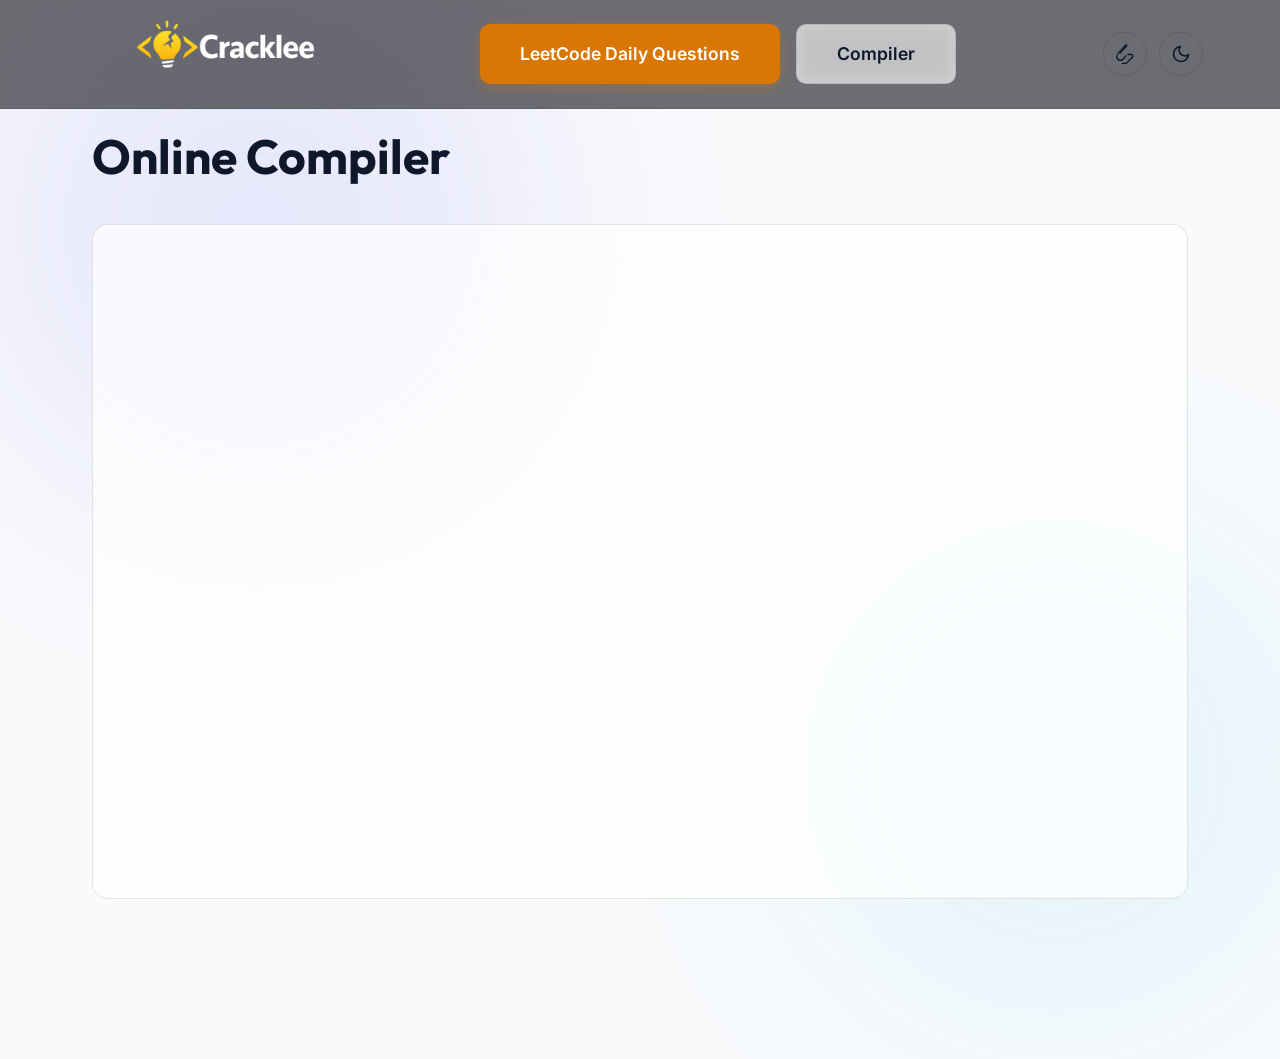
<file: compiler.html>
<!DOCTYPE html>
<html lang="en">
<head>
    <meta charset="UTF-8">
    <meta name="viewport" content="width=device-width, initial-scale=1.0">
    <meta name="description" content="Cracklee Compiler.">
    <title>Compiler | Cracklee</title>
    <link rel="icon" type="image/png" href="images/logo.png">
    
    <link rel="preconnect" href="https://fonts.googleapis.com">
    <link rel="preconnect" href="https://fonts.gstatic.com" crossorigin>
    <link href="https://fonts.googleapis.com/css2?family=Inter:wght@300;400;500;600;700&family=Outfit:wght@400;600;800&display=swap" rel="stylesheet">
    
    <link rel="stylesheet" href="style.css">
</head>
<body>
    <div class="blob blob-1"></div>
    <div class="blob blob-2"></div>
    
    <!-- Navigation -->
    <nav class="navbar">
        <div class="logo" style="margin: -60px 0; display: flex; align-items: center; justify-content: flex-start;">
            <a href="index.html" style="text-decoration: none; color: inherit; display: flex; align-items: center;">
                <img src="images/logo.png" alt="Cracklee Logo"
                    style="height: 170px; display: block; object-fit: contain; transform: scale(1.2); transform-origin: left center;">
            </a>
        </div>
        <div class="nav-center" style="display: flex; gap: 1rem;">
            <a href="questions.html" class="btn btn-primary btn-lg" style="text-decoration: none;">LeetCode Daily Questions</a>
            <a href="compiler.html" class="btn btn-secondary btn-lg" style="text-decoration: none;">Compiler</a>
        </div>
        <div class="nav-right" style="display: flex; gap: 0.75rem; align-items: center;">
            <a href="https://leetcode.com/" target="_blank" class="icon-toggle" aria-label="LeetCode" title="Go to LeetCode">
                <svg viewBox="0 0 24 24" width="20" height="20" xmlns="http://www.w3.org/2000/svg" fill="currentColor"><path d="M13.483 0a1.374 1.374 0 0 0-.961.438L7.116 6.226l-3.854 4.126a5.266 5.266 0 0 0-1.209 2.104 5.35 5.35 0 0 0-.125 5.13 5.527 5.527 0 0 0 2.462 2.372 5.093 5.093 0 0 0 4.144.155 5.23 5.23 0 0 0 2.274-2.01l.016-.023 2.87-3.076a.82.82 0 0 0-.019-1.127.818.818 0 0 0-1.124-.017l-2.872 3.078a3.784 3.784 0 0 1-1.638 1.458 3.518 3.518 0 0 1-2.91.012 3.978 3.978 0 0 1-1.78-1.745 3.868 3.868 0 0 1-.226-3.6 3.786 3.786 0 0 1 .863-1.492l3.854-4.126 5.408-5.789a.12.12 0 0 1 .158-.027.12.12 0 0 1 .059.088.118.118 0 0 1-.035.109l-8.086 8.618a.818.818 0 0 0-.016 1.13.82.82 0 0 0 1.13-.016l8.086-8.619a1.6 1.6 0 0 0 .285-1.722 1.637 1.637 0 0 0-1.428-.909z"/><path d="M21.055 12.002a2.38 2.38 0 0 0-1.206-.24h-4.32a.818.818 0 0 0-.82.818.82.82 0 0 0 .82.819h4.32a.89.89 0 0 1 .494.13.91.91 0 0 1 .31.42.9.9 0 0 1-.212 1.053l-6.86 7.07a1.693 1.693 0 0 1-1.2.49h-3.636a.818.818 0 0 0-.82.82.82.82 0 0 0 .82.818h3.636a3.344 3.344 0 0 0 2.373-.972l6.858-7.072a2.536 2.536 0 0 0 .425-2.946z"/></svg>
            </a>
            <button class="icon-toggle" id="themeToggle" aria-label="Toggle Dark/Light Mode">
                <svg id="moon-icon" width="20" height="20" viewBox="0 0 24 24" fill="none" stroke="currentColor" stroke-width="2" stroke-linecap="round" stroke-linejoin="round" style="display: none;"><path d="M21 12.79A9 9 0 1 1 11.21 3 7 7 0 0 0 21 12.79z"></path></svg>
                <svg id="sun-icon" width="20" height="20" viewBox="0 0 24 24" fill="none" stroke="currentColor" stroke-width="2" stroke-linecap="round" stroke-linejoin="round"><circle cx="12" cy="12" r="5"></circle><line x1="12" y1="1" x2="12" y2="3"></line><line x1="12" y1="21" x2="12" y2="23"></line><line x1="4.22" y1="4.22" x2="5.64" y2="5.64"></line><line x1="18.36" y1="18.36" x2="19.78" y2="19.78"></line><line x1="1" y1="12" x2="3" y2="12"></line><line x1="21" y1="12" x2="23" y2="12"></line><line x1="4.22" y1="19.78" x2="5.64" y2="18.36"></line><line x1="18.36" y1="5.64" x2="19.78" y2="4.22"></line></svg>
            </button>
        </div>
    </nav>

    <!-- Main Content -->
    <main style="padding: 120px 6% 4rem 6%; max-width: 1250px; margin: 0 auto; min-height: 100vh;">
        <h1 style="font-family: 'Outfit', sans-serif; font-size: 3rem; margin-bottom: 2rem;">Online Compiler</h1>
        
        <div style="background: var(--glass-bg); border: 1px solid var(--glass-border); border-radius: 16px; padding: 10px; backdrop-filter: blur(20px); height: 75vh; overflow: hidden;">
            <iframe 
                src="https://onecompiler.com/embed?theme=dark" 
                width="100%" 
                height="100%" 
                frameborder="0" 
                allow-forms allow-pointer-lock allow-popups allow-same-origin allow-scripts allow-top-navigation
                style="border-radius: 8px;">
            </iframe>
        </div>
    </main>

    <!-- Interactive Script -->
    <script src="script.js"></script>
</body>
</html>
</file>
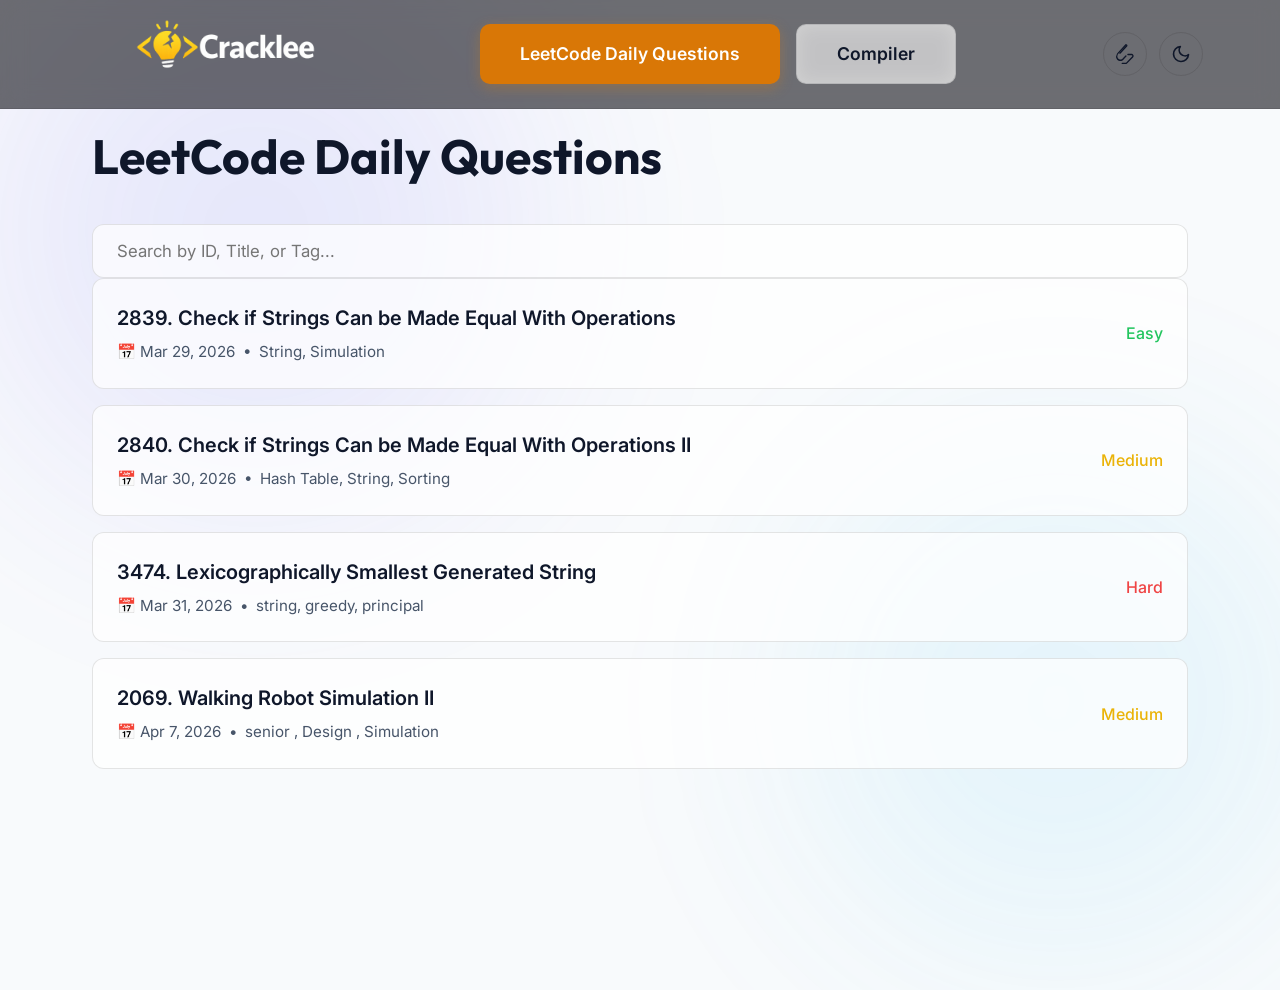
<file: questions.html>
<!DOCTYPE html>
<html lang="en">
<head>
    <meta charset="UTF-8">
    <meta name="viewport" content="width=device-width, initial-scale=1.0">
    <meta name="description" content="Cracklee Daily Questions.">
    <title>LeetCode Daily Questions | Cracklee</title>
    <link rel="icon" type="image/png" href="images/logo.png">
    
    <link rel="preconnect" href="https://fonts.googleapis.com">
    <link rel="preconnect" href="https://fonts.gstatic.com" crossorigin>
    <link href="https://fonts.googleapis.com/css2?family=Inter:wght@300;400;500;600;700&family=Outfit:wght@400;600;800&display=swap" rel="stylesheet">
    
    <link rel="stylesheet" href="style.css">
</head>
<body>
    <div class="blob blob-1"></div>
    <div class="blob blob-2"></div>
    
    <!-- Navigation -->
    <nav class="navbar">
        <div class="logo" style="margin: -60px 0; display: flex; align-items: center; justify-content: flex-start;">
            <a href="index.html" style="text-decoration: none; color: inherit; display: flex; align-items: center;">
                <img src="images/logo.png" alt="Cracklee Logo"
                    style="height: 170px; display: block; object-fit: contain; transform: scale(1.2); transform-origin: left center;">
            </a>
        </div>
        <div class="nav-center" style="display: flex; gap: 1rem;">
            <a href="questions.html" class="btn btn-primary btn-lg" style="text-decoration: none;">LeetCode Daily Questions</a>
            <a href="compiler.html" class="btn btn-secondary btn-lg" style="text-decoration: none;">Compiler</a>
        </div>
        <div class="nav-right" style="display: flex; gap: 0.75rem; align-items: center;">
            <a href="https://leetcode.com/" target="_blank" class="icon-toggle" aria-label="LeetCode" title="Go to LeetCode">
                <svg viewBox="0 0 24 24" width="20" height="20" xmlns="http://www.w3.org/2000/svg" fill="currentColor"><path d="M13.483 0a1.374 1.374 0 0 0-.961.438L7.116 6.226l-3.854 4.126a5.266 5.266 0 0 0-1.209 2.104 5.35 5.35 0 0 0-.125 5.13 5.527 5.527 0 0 0 2.462 2.372 5.093 5.093 0 0 0 4.144.155 5.23 5.23 0 0 0 2.274-2.01l.016-.023 2.87-3.076a.82.82 0 0 0-.019-1.127.818.818 0 0 0-1.124-.017l-2.872 3.078a3.784 3.784 0 0 1-1.638 1.458 3.518 3.518 0 0 1-2.91.012 3.978 3.978 0 0 1-1.78-1.745 3.868 3.868 0 0 1-.226-3.6 3.786 3.786 0 0 1 .863-1.492l3.854-4.126 5.408-5.789a.12.12 0 0 1 .158-.027.12.12 0 0 1 .059.088.118.118 0 0 1-.035.109l-8.086 8.618a.818.818 0 0 0-.016 1.13.82.82 0 0 0 1.13-.016l8.086-8.619a1.6 1.6 0 0 0 .285-1.722 1.637 1.637 0 0 0-1.428-.909z"/><path d="M21.055 12.002a2.38 2.38 0 0 0-1.206-.24h-4.32a.818.818 0 0 0-.82.818.82.82 0 0 0 .82.819h4.32a.89.89 0 0 1 .494.13.91.91 0 0 1 .31.42.9.9 0 0 1-.212 1.053l-6.86 7.07a1.693 1.693 0 0 1-1.2.49h-3.636a.818.818 0 0 0-.82.82.82.82 0 0 0 .82.818h3.636a3.344 3.344 0 0 0 2.373-.972l6.858-7.072a2.536 2.536 0 0 0 .425-2.946z"/></svg>
            </a>
            <button class="icon-toggle" id="themeToggle" aria-label="Toggle Dark/Light Mode">
                <svg id="moon-icon" width="20" height="20" viewBox="0 0 24 24" fill="none" stroke="currentColor" stroke-width="2" stroke-linecap="round" stroke-linejoin="round" style="display: none;"><path d="M21 12.79A9 9 0 1 1 11.21 3 7 7 0 0 0 21 12.79z"></path></svg>
                <svg id="sun-icon" width="20" height="20" viewBox="0 0 24 24" fill="none" stroke="currentColor" stroke-width="2" stroke-linecap="round" stroke-linejoin="round"><circle cx="12" cy="12" r="5"></circle><line x1="12" y1="1" x2="12" y2="3"></line><line x1="12" y1="21" x2="12" y2="23"></line><line x1="4.22" y1="4.22" x2="5.64" y2="5.64"></line><line x1="18.36" y1="18.36" x2="19.78" y2="19.78"></line><line x1="1" y1="12" x2="3" y2="12"></line><line x1="21" y1="12" x2="23" y2="12"></line><line x1="4.22" y1="19.78" x2="5.64" y2="18.36"></line><line x1="18.36" y1="5.64" x2="19.78" y2="4.22"></line></svg>
            </button>
        </div>
    </nav>

    <!-- Main Content -->
    <main style="padding: 120px 6% 4rem 6%; max-width: 1250px; margin: 0 auto; min-height: 100vh;">
        <h1 style="font-family: 'Outfit', sans-serif; font-size: 3rem; margin-bottom: 2rem;">LeetCode Daily Questions</h1>
        
        <input type="text" id="qSearch" class="questions-search" placeholder="Search by ID, Title, or Tag...">
        
        <div class="questions-list" id="questionsList" style="display: flex; flex-direction: column; gap: 1rem;">
            <!-- Items injected via JS -->
        </div>
    </main>

    <!-- Interactive Script -->
    <script src="data.js"></script>
    <script src="script.js"></script>
    <script>
        document.addEventListener('DOMContentLoaded', () => {
            const list = document.getElementById('questionsList');
            const searchInput = document.getElementById('qSearch');

            // Get initial query from URL
            const urlParams = new URLSearchParams(window.location.search);
            const initialQuery = (urlParams.get('q') || '').toLowerCase();
            if (searchInput) {
                searchInput.value = initialQuery;
            }

            const renderData = (filterText) => {
                if (!list || typeof problemsData === 'undefined') return;
                
                const filtered = problemsData.filter(p => 
                    p.title.toLowerCase().includes(filterText) ||
                    p.id.toLowerCase().includes(filterText) ||
                    (p.tags && p.tags.toLowerCase().includes(filterText))
                );

                if (filtered.length === 0) {
                    list.innerHTML = `<p style="color: var(--text-secondary); text-align: center; padding: 2rem;">No questions match your search parameters.</p>`;
                    return;
                }

                list.innerHTML = filtered.map(p => {
                    const isSolved = localStorage.getItem('solved_' + p.id) === 'true';
                    const displayTitle = p.title.startsWith(p.id) ? p.title : p.id + '. ' + p.title;
                    const solvedBadge = isSolved ? `<span class="solved-badge">Done ✅</span>` : '';

                    return `
                    <a href="answer.html?id=${p.id}" class="question-item" style="display: flex; justify-content: space-between; align-items: center; padding: 1.5rem; background: var(--glass-bg); border: 1px solid var(--glass-border); border-radius: 12px; text-decoration: none; color: var(--text-primary); transition: all 0.3s ease;">
                        <div>
                            <h2 style="font-size: 1.25rem; font-weight: 600; font-family: 'Inter', sans-serif; display: flex; align-items: center;">${displayTitle}${solvedBadge}</h2>
                            <p style="color: var(--text-secondary); font-size: 0.95rem; margin-top: 0.5rem;">📅 ${p.date || 'Recent'} &nbsp;•&nbsp; ${p.tags}</p>
                        </div>
                        <div style="color: ${p.difficulty === 'Easy' ? '#22c55e' : p.difficulty === 'Medium' ? '#eab308' : '#ef4444'}; font-weight: 500; font-size: 1rem;">${p.difficulty}</div>
                    </a>
                    `;
                }).join('');
            };

            // Initial render
            renderData(initialQuery);

            if (searchInput) {
                searchInput.addEventListener('input', (e) => {
                    renderData(e.target.value.toLowerCase());
                });
            }
        });
    </script>
</body>
</html>
</file>
<file: style.css>
:root {
    --bg-color: #1e1e1e;
    --text-primary: #ffffff;
    --text-secondary: #a1a1aa;
    --accent-color: #f5b027;
    --accent-glow: rgba(245, 176, 39, 0.3);
    --glass-bg: rgba(30, 30, 30, 0.6);
    --glass-border: rgba(255, 255, 255, 0.1);
}

[data-theme="light"] {
    --bg-color: #f8fafc;
    --text-primary: #0f172a;
    --text-secondary: #475569;
    --accent-color: #d97706;
    --accent-glow: rgba(217, 119, 6, 0.3);
    --glass-bg: rgba(255, 255, 255, 0.7);
    --glass-border: rgba(0, 0, 0, 0.1);
}

* {
    margin: 0;
    padding: 0;
    box-sizing: border-box;
    scroll-behavior: smooth;
}

body {
    background-color: var(--bg-color);
    color: var(--text-primary);
    font-family: 'Inter', -apple-system, sans-serif;
    min-height: 100vh;
    overflow-x: hidden;
    position: relative;
    line-height: 1.5;
}

/* Background Animated Blobs for Dynamic Aesthetics */
.blob {
    position: absolute;
    filter: blur(100px);
    z-index: -1;
    opacity: 0.6;
    animation: float 12s infinite ease-in-out alternate;
}

.blob-1 {
    top: -10%;
    left: -5%;
    width: 50vw;
    height: 50vw;
    background: radial-gradient(circle, rgba(99,102,241,0.25) 0%, rgba(206,104,255,0.05) 100%);
    border-radius: 50%;
}

.blob-2 {
    bottom: -10%;
    right: -5%;
    width: 45vw;
    height: 45vw;
    background: radial-gradient(circle, rgba(56,189,248,0.2) 0%, rgba(45,212,191,0.05) 100%);
    border-radius: 50%;
    animation-delay: -6s;
}

@keyframes float {
    0% { transform: translate(0, 0) scale(1); }
    100% { transform: translate(40px, 60px) scale(1.15); }
}

/* Glassmorphism Navbar */
.navbar {
    display: flex;
    justify-content: space-between;
    align-items: center;
    padding: 1.5rem 6%;
    background: rgba(15, 16, 22, 0.6);
    backdrop-filter: blur(12px);
    -webkit-backdrop-filter: blur(12px);
    border-bottom: 1px solid var(--glass-border);
    position: fixed;
    width: 100%;
    top: 0;
    z-index: 100;
    transition: all 0.3s ease;
}

.logo {
    font-family: 'Outfit', sans-serif;
    font-size: 1.8rem;
    font-weight: 800;
    letter-spacing: -0.5px;
    cursor: pointer;
}

.logo span {
    color: var(--accent-color);
}

.nav-links {
    display: flex;
    gap: 2.5rem;
    list-style: none;
}

.nav-links a {
    color: var(--text-secondary);
    text-decoration: none;
    font-weight: 500;
    font-size: 0.95rem;
    transition: color 0.3s ease;
    position: relative;
}

.nav-links a::after {
    content: '';
    position: absolute;
    width: 0;
    height: 2px;
    bottom: -4px;
    left: 0;
    background-color: var(--accent-color);
    transition: width 0.3s ease;
}

.nav-links a:hover {
    color: var(--text-primary);
}

.nav-links a:hover::after {
    width: 100%;
}

/* Modern Buttons */
.btn {
    padding: 0.75rem 1.75rem;
    border-radius: 8px;
    font-family: 'Inter', sans-serif;
    font-weight: 600;
    font-size: 0.95rem;
    cursor: pointer;
    transition: all 0.3s cubic-bezier(0.4, 0, 0.2, 1);
    border: none;
    display: inline-flex;
    align-items: center;
    justify-content: center;
    gap: 8px;
}

.btn-lg {
    padding: 1rem 2.5rem;
    font-size: 1.1rem;
    border-radius: 10px;
}

.icon-toggle {
    background: transparent;
    border: 1px solid var(--glass-border);
    color: var(--text-primary);
    width: 44px;
    height: 44px;
    border-radius: 50%;
    display: flex;
    align-items: center;
    justify-content: center;
    cursor: pointer;
    transition: all 0.3s ease;
}

.icon-toggle:hover {
    background: var(--glass-bg);
    transform: scale(1.05);
}

.btn-outline {
    background: transparent;
    color: var(--text-primary);
    border: 1px solid var(--glass-border);
}

.btn-outline:hover {
    background: rgba(255, 255, 255, 0.05);
    border-color: rgba(255, 255, 255, 0.2);
}

.btn-primary {
    background: var(--accent-color);
    color: white;
    box-shadow: 0 4px 14px 0 var(--accent-glow);
}

.btn-primary:hover {
    transform: translateY(-2px);
    box-shadow: 0 6px 20px var(--accent-glow);
    background: var(--accent-color);
    filter: brightness(1.1);
}

.btn-secondary {
    background: var(--glass-bg);
    color: var(--text-primary);
    border: 1px solid var(--glass-border);
    backdrop-filter: blur(10px);
}

.btn-secondary:hover {
    background: rgba(255, 255, 255, 0.08);
}

/* Hero Section Layout */
.hero {
    min-height: 100vh;
    display: flex;
    align-items: center;
    justify-content: center;
    padding: 0 6%;
    padding-top: 6rem; /* Account for navbar */
}

.hero-inner {
    display: flex;
    align-items: center;
    justify-content: space-between;
    gap: 4rem;
    width: 100%;
    max-width: 1250px;
    margin: 0 auto;
}

.hero-content {
    flex: 1.2;
    max-width: 650px;
    opacity: 0;
    transform: translateY(40px);
    animation: slideUp 1.8s cubic-bezier(0.16, 1, 0.3, 1) forwards;
}

.badge {
    display: inline-flex;
    align-items: center;
    gap: 8px;
    padding: 0.4rem 1rem;
    background: rgba(99, 102, 241, 0.1);
    border: 1px solid rgba(99, 102, 241, 0.2);
    border-radius: 20px;
    font-size: 0.85rem;
    font-weight: 500;
    color: #818cf8;
    margin-bottom: 1.5rem;
}

.hero-title {
    font-family: 'Outfit', sans-serif;
    font-size: clamp(3rem, 5vw, 4.5rem);
    font-weight: 800;
    line-height: 1.1;
    margin-bottom: 1.5rem;
    background: linear-gradient(135deg, var(--text-primary) 0%, var(--text-secondary) 100%);
    -webkit-background-clip: text;
    background-clip: text;
    -webkit-text-fill-color: transparent;
    letter-spacing: -1px;
}

.hero-subtitle {
    font-size: 1.15rem;
    line-height: 1.7;
    color: var(--text-secondary);
    margin-bottom: 2.5rem;
    max-width: 540px;
}

.hero-actions {
    display: flex;
    gap: 1.25rem;
}

/* Premium 3D Glass Card */
.hero-visual {
    flex: 1;
    display: flex;
    justify-content: center;
    align-items: center;
    opacity: 0;
    transform: translateY(40px);
    animation: slideUp 1.8s cubic-bezier(0.16, 1, 0.3, 1) forwards 0.6s;
    perspective: 1000px;
    position: relative;
}

/* Glowing Orb behind the card */
.hero-visual::before {
    content: '';
    position: absolute;
    width: 250px;
    height: 250px;
    background: var(--accent-color);
    border-radius: 50%;
    filter: blur(100px);
    opacity: 0.3;
    z-index: -1;
    animation: pulse-glow 4s ease-in-out infinite alternate;
}

@keyframes pulse-glow {
    0% { transform: scale(0.8); opacity: 0.3; }
    100% { transform: scale(1.3); opacity: 0.6; }
}

/* Inner wrapper for 3d effect handled by js and idle floating */
.glass-card-wrapper {
    width: 100%;
    max-width: 500px;
    animation: floating 6s ease-in-out infinite;
}

@keyframes floating {
    0% { transform: translateY(0px); }
    50% { transform: translateY(-15px); }
    100% { transform: translateY(0px); }
}

.glass-card {
    width: 100%;
    background: linear-gradient(145deg, rgba(255,255,255,0.05), rgba(255,255,255,0.01));
    border: 1px solid var(--glass-border);
    border-radius: 24px;
    padding: 2.5rem;
    backdrop-filter: blur(20px);
    -webkit-backdrop-filter: blur(20px);
    box-shadow: 0 30px 60px -12px rgba(0, 0, 0, 0.5), inset 0 1px 0 rgba(255, 255, 255, 0.1);
    transform-style: preserve-3d;
    transform: rotateY(-15deg) rotateX(5deg);
    position: relative;
    overflow: hidden;
    /* Transition is handled by JS for smooth enter/exit but instantaneous tracking */
}

/* Glass Reflection Sweep Animation */
.glass-card::before {
    content: '';
    position: absolute;
    top: 0;
    left: -150%;
    width: 50%;
    height: 100%;
    background: linear-gradient(
        to right,
        rgba(255, 255, 255, 0) 0%,
        rgba(255, 255, 255, 0.05) 50%,
        rgba(255, 255, 255, 0) 100%
    );
    transform: skewX(-25deg);
    animation: glass-shimmer 7s infinite cubic-bezier(0.19, 1, 0.22, 1);
    z-index: 10;
    pointer-events: none;
}

@keyframes glass-shimmer {
    0% { left: -150%; }
    15% { left: 150%; }
    100% { left: 150%; }
}

.card-header .dots {
    display: flex;
    gap: 8px;
    margin-bottom: 2rem;
}

.dots span {
    width: 12px;
    height: 12px;
    border-radius: 50%;
    background: var(--glass-border);
    transition: transform 0.2s ease;
}

.dots span:hover {
    transform: scale(1.2);
}

.dots span:nth-child(1) { background: #ef4444; }
.dots span:nth-child(2) { background: #eab308; }
.dots span:nth-child(3) { background: #22c55e; }

.typewriter-cursor {
    display: inline-block;
    width: 2px;
    height: 1.1em;
    background-color: var(--accent-color);
    vertical-align: text-bottom;
    margin-left: 2px;
    animation: blink 0.8s step-end infinite;
}

@keyframes blink {
    0%, 100% { opacity: 1; }
    50% { opacity: 0; }
}

@keyframes slideUp {
    to {
        opacity: 1;
        transform: translateY(0);
    }
}

@keyframes shimmer {
    100% {
        transform: translateX(100%);
    }
}

/* Responsive Design Adjustments */
@media (max-width: 1024px) {
    .hero-inner {
        gap: 2rem;
    }
    .hero-title {
        font-size: 3.5rem;
    }
}

@media (max-width: 968px) {
    .hero {
        padding-top: 8rem;
    }
    
    .hero-inner {
        flex-direction: column;
        text-align: center;
        justify-content: flex-start;
    }
    
    .hero-content {
        margin: 0 auto;
        padding-bottom: 3rem;
    }

    .hero-subtitle {
        margin: 0 auto 2.5rem auto;
    }
    
    .hero-actions {
        justify-content: center;
    }
    
    .nav-links {
        display: none;
    }
    
    .glass-card {
        transform: none !important;
        margin-bottom: 4rem;
    }
}

@media (max-width: 480px) {
    .hero-actions {
        flex-direction: column;
        width: 100%;
    }
    
    .btn {
        width: 100%;
    }
    
    .hero-title {
        font-size: 2.5rem;
    }
}

.question-item:hover {
    transform: translateY(-3px);
    border-color: var(--accent-color) !important;
    background: rgba(255, 255, 255, 0.05) !important;
    box-shadow: 0 10px 25px rgba(0, 0, 0, 0.2);
}

[data-theme="light"] .question-item:hover {
    background: rgba(0, 0, 0, 0.03) !important;
    box-shadow: 0 10px 25px rgba(0, 0, 0, 0.05);
}

/* Base Code Block Styles */
.code-block {
    background: #111827;
    border-radius: 0 0 12px 12px;
    padding: 1.5rem;
    overflow-x: auto;
    margin-bottom: 2rem;
    margin-top: 0;
    box-shadow: inset 0 2px 4px 0 rgba(0, 0, 0, 0.2);
}

[data-theme="light"] .code-block {
    background: #1e293b;
}

/* Code Tabs Styles */
.code-tabs {
    display: flex;
    background: #111827;
    border-bottom: 1px solid rgba(255, 255, 255, 0.1);
    border-radius: 12px 12px 0 0;
    padding: 0 1rem;
    overflow: hidden;
}

[data-theme="light"] .code-tabs {
    background: #1e293b;
    border-bottom: 1px solid rgba(0, 0, 0, 0.2);
}

.tab-btn {
    background: transparent;
    color: #64748b;
    border: none;
    padding: 1rem 1.5rem;
    font-family: 'Inter', sans-serif;
    font-weight: 500;
    font-size: 0.95rem;
    cursor: pointer;
    border-bottom: 2px solid transparent;
    transition: all 0.3s ease;
}

.tab-btn:hover {
    color: #cbd5e1;
}

.tab-btn.active {
    color: #ffffff;
    border-bottom-color: #ffffff;
}

.line-number {
    display: inline-block;
    width: 2.5rem;
    color: #475569;
    text-align: right;
    margin-right: 1.5rem;
    user-select: none;
    border-right: 1px solid #334155;
    padding-right: 1rem;
}

/* News Cards & Footer Overrides */
.news-card {
    background: var(--glass-bg);
    border: 1px solid var(--glass-border);
    border-radius: 16px;
    padding: 2.5rem 2rem;
    display: flex;
    flex-direction: column;
    transition: transform 0.4s cubic-bezier(0.175, 0.885, 0.32, 1.275), box-shadow 0.4s ease, border-color 0.4s ease;
}

.news-card:hover {
    transform: translateY(-8px);
    box-shadow: 0 20px 40px rgba(0,0,0,0.3);
    border-color: rgba(255, 255, 255, 0.15);
}

[data-theme="light"] .news-card:hover {
    box-shadow: 0 20px 40px rgba(0,0,0,0.08);
    border-color: rgba(0, 0, 0, 0.15);
}

.footer-link {
    color: var(--text-secondary);
    text-decoration: none;
    transition: color 0.3s ease;
}

.footer-link:hover {
    color: var(--text-primary);
}

/* Expandable Hero Search Bar */
.hero-search-container {
    position: relative;
    display: flex;
    align-items: center;
    border-radius: 50px;
    height: 50px;
    min-width: 50px;
}

.hero-search-input {
    width: 0;
    opacity: 0;
    background: var(--glass-bg);
    border: 1px solid var(--glass-border);
    border-radius: 50px;
    padding: 0;
    color: var(--text-primary);
    font-family: 'Inter', sans-serif;
    font-size: 1rem;
    outline: none;
    transition: all 0.4s cubic-bezier(0.175, 0.885, 0.32, 1.275);
    pointer-events: none;
}

[data-theme="light"] .hero-search-input {
    background: rgba(255, 255, 255, 0.7);
    color: #0f172a;
}

.hero-search-container.active .hero-search-input {
    width: 300px;
    opacity: 1;
    padding: 0.8rem 1.2rem;
    padding-right: 3.5rem;
    pointer-events: auto;
}

.hero-search-btn {
    position: absolute;
    right: 0;
    width: 50px;
    height: 50px;
    border-radius: 50%;
    background: transparent;
    border: 1px solid var(--glass-border);
    color: var(--text-primary);
    cursor: pointer;
    display: flex;
    align-items: center;
    justify-content: center;
    transition: all 0.3s ease;
    background: rgba(45, 212, 191, 0.1); 
    border-color: var(--accent-color);
    color: var(--accent-color);
}

.hero-search-btn:hover {
    background: rgba(45, 212, 191, 0.2);
    transform: scale(1.05);
}

.hero-search-container.active .hero-search-btn {
    background: transparent;
    border-color: transparent;
    color: var(--text-secondary);
}

.hero-search-container.active .hero-search-btn:hover {
    color: var(--accent-color);
    transform: none;
}

/* Live News Ticker */
.news-ticker-wrapper {
    width: 100%;
    background: var(--glass-bg);
    border-top: 1px solid var(--glass-border);
    display: flex;
    align-items: center;
    position: relative;
    z-index: 10;
    overflow: hidden;
    margin-top: 2rem;
}

.news-ticker-label {
    background: var(--accent-color);
    color: white;
    padding: 0.8rem 1.5rem;
    font-family: 'Outfit', sans-serif;
    font-weight: 700;
    font-size: 0.85rem;
    letter-spacing: 1px;
    white-space: nowrap;
    z-index: 2;
    box-shadow: 2px 0 10px rgba(0,0,0,0.3);
}

.news-ticker-container {
    flex: 1;
    overflow: hidden;
    position: relative;
    white-space: nowrap;
}

.news-ticker-content {
    display: inline-flex;
    white-space: nowrap;
    animation: tickerScroll 40s linear infinite;
    gap: 3rem;
    padding-left: 2rem;
}

.news-ticker-content:hover {
    animation-play-state: paused;
}

.ticker-item {
    display: inline-flex;
    align-items: center;
    gap: 0.5rem;
    color: var(--text-primary);
    font-family: 'Inter', sans-serif;
    font-size: 0.95rem;
    text-decoration: none;
    transition: color 0.3s ease;
}

.ticker-item:hover {
    color: var(--accent-color);
}

.ticker-dot {
    color: var(--accent-color);
    font-size: 1.2rem;
}

@keyframes tickerScroll {
    0% { transform: translateX(0); }
    100% { transform: translateX(-50%); }
}

/* Comprehensive Mobile / Android Scaling Fixes */
@media (max-width: 768px) {
    /* Fix Oversized Navbar Elements */
    .navbar { padding: 1rem 5%; }
    .logo { margin: 0 !important; padding: 0 !important; }
    .logo img { 
        height: 50px !important; 
        transform: none !important;
    }
    
    /* Fix Hero Typography & Button Wraps */
    .hero { padding-top: 6rem; }
    .hero-title { font-size: 2.5rem !important; }
    .hero-subtitle { font-size: 1rem; margin-bottom: 2rem; }
    
    /* Keep Glass Card from overflowing viewport horizontally */
    .glass-card { padding: 1.5rem; margin: 0 1rem; width: auto; transform: none !important; }
    .glass-card img[alt="Cracklee"] { height: 90px !important; }
    
    /* Space out content sections naturally on tall screens */
    #explore { padding: 4rem 1rem !important; gap: 3rem !important; }
    
    /* News grid forced to single column perfectly */
    .news-grid { grid-template-columns: 1fr !important; gap: 1.5rem !important; }
    .news-card { padding: 1.5rem !important; }
    
    /* Prevent the News Ticker from squishing */
    .news-ticker-label { padding: 0.6rem 1rem; font-size: 0.75rem; }
    .ticker-content { gap: 1.5rem; }
    
    /* Stack footer beautifully in the center */
    footer { padding: 2rem 1.5rem !important; }
    footer > div { flex-direction: column !important; justify-content: center; gap: 1.5rem !important; text-align: center; }
    footer > div > div { align-items: center !important; margin: 0 !important; flex-wrap: wrap; justify-content: center; }
}

/* Progress Tracking & Interactive Elements */
main {
    animation: fadeIn 0.4s ease-out forwards;
}

@keyframes fadeIn {
    from { opacity: 0; transform: translateY(15px); }
    to { opacity: 1; transform: translateY(0); }
}

.solved-badge {
    background: rgba(34, 197, 94, 0.1);
    color: #22c55e;
    padding: 0.2rem 0.6rem;
    border-radius: 6px;
    font-size: 0.8rem;
    font-weight: 600;
    margin-left: 0.75rem;
    display: inline-flex;
    align-items: center;
    gap: 4px;
    border: 1px solid rgba(34, 197, 94, 0.2);
}

.btn-success {
    background: #22c55e;
    color: white;
    box-shadow: 0 4px 14px 0 rgba(34, 197, 94, 0.3);
    border: none;
}
.btn-success:hover {
    background: #16a34a;
    box-shadow: 0 6px 20px rgba(34, 197, 94, 0.4);
    transform: translateY(-2px);
}

.copy-btn {
    position: absolute;
    top: 1rem;
    right: 1rem;
    background: rgba(255, 255, 255, 0.1);
    backdrop-filter: blur(4px);
    border: 1px solid rgba(255, 255, 255, 0.2);
    color: #ffffff;
    padding: 0.4rem 0.8rem;
    border-radius: 6px;
    font-size: 0.85rem;
    cursor: pointer;
    transition: all 0.2s ease;
    z-index: 10;
}

.copy-btn:hover {
    background: rgba(255, 255, 255, 0.2);
}

.copy-btn.copied {
    background: rgba(34, 197, 94, 0.9);
    border-color: rgba(34, 197, 94, 1);
}

.code-block {
    position: relative;
}

.questions-search {
    width: 100%;
    background: var(--glass-bg);
    border: 1px solid var(--glass-border);
    color: var(--text-primary);
    padding: 1rem 1.5rem;
    border-radius: 12px;
    font-size: 1.05rem;
    outline: none;
    transition: all 0.3s ease;
    font-family: 'Inter', sans-serif;
    backdrop-filter: blur(10px);
}
.questions-search:focus {
    border-color: var(--accent-color);
    box-shadow: 0 0 0 2px var(--accent-glow);
}
[data-theme="light"] .questions-search {
    background: rgba(255,255,255,0.7);
    color: #0f172a;
}
</file>
